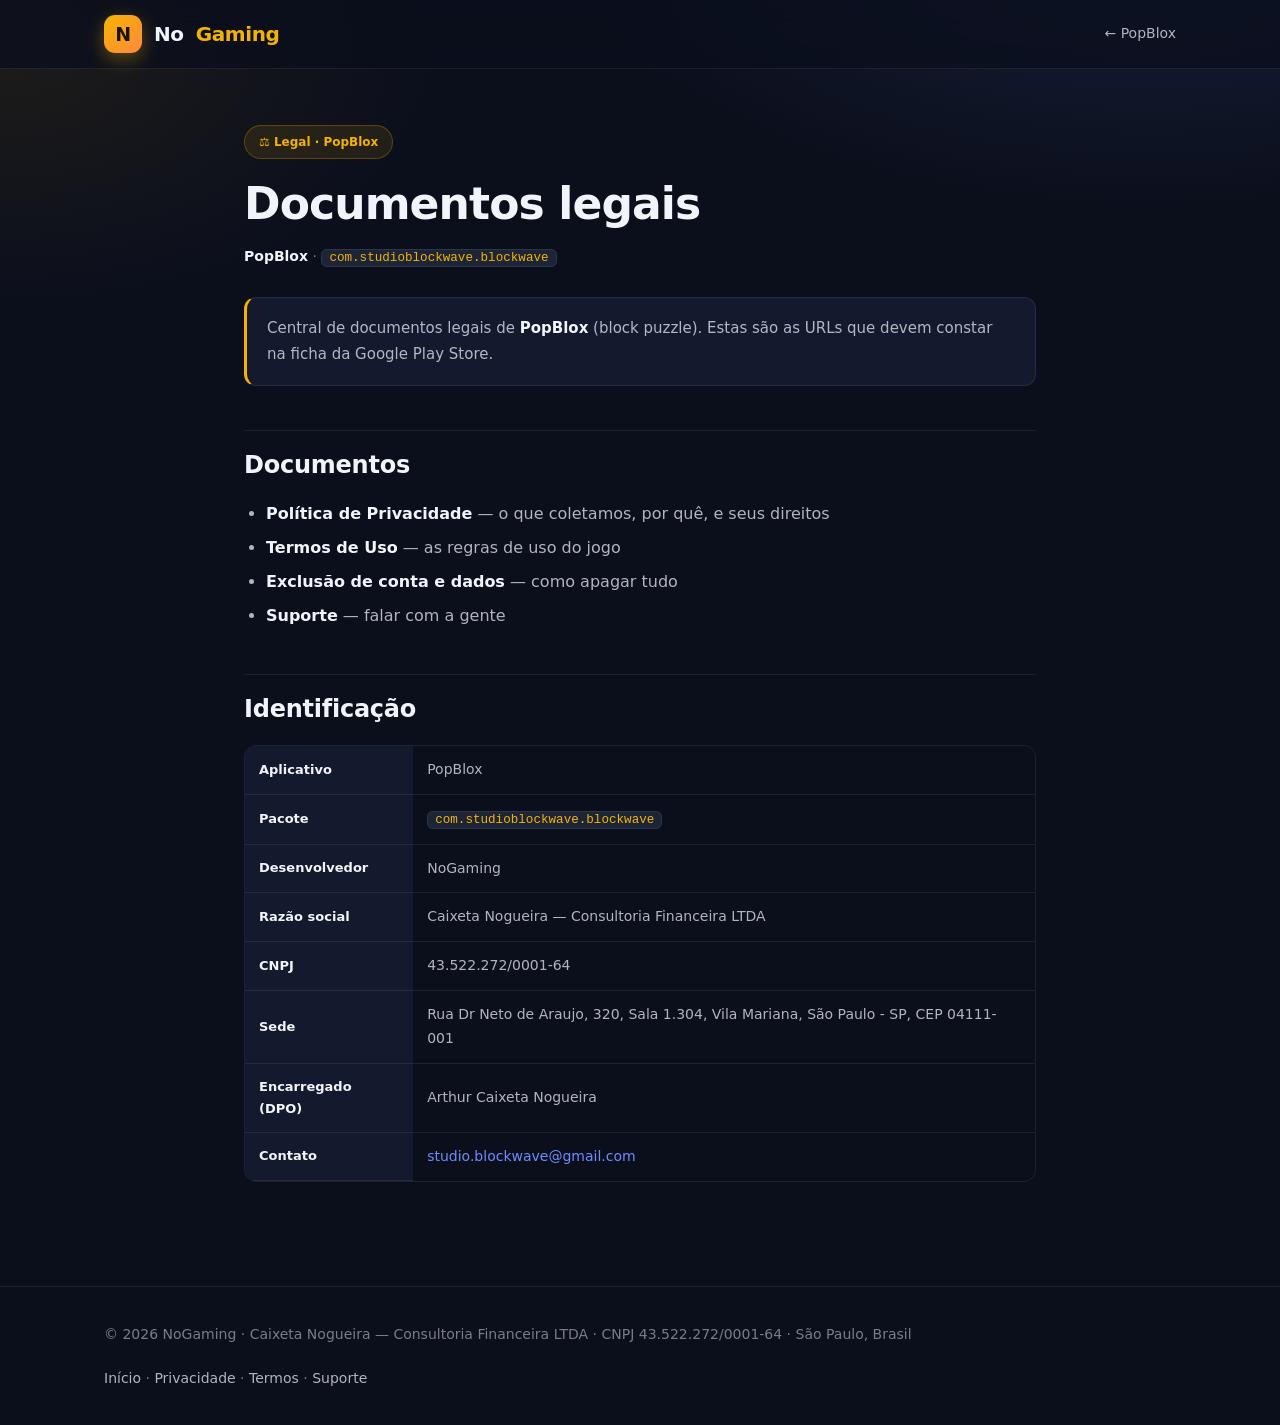
<file: index.html>
<!DOCTYPE html>
<html lang="pt-BR">
<head>
<meta charset="utf-8">
<meta name="viewport" content="width=device-width, initial-scale=1">
<title>Documentos legais — PopBlox</title>
<link rel="stylesheet" href="theme.css">
</head>
<body>
<header>
  <div class="nav">
    <a class="brand" href="https://caixeta94.github.io/nogaming-site/"><span class="logo">N</span>No<b>Gaming</b></a>
    <a class="back" href="index.html">← PopBlox</a>
  </div>
</header>
<main class="doc">
  <div class="wrap">
    <div class="kicker">⚖️ Legal · PopBlox</div>
    <h1>Documentos legais</h1>
    <p class="meta"><strong>PopBlox</strong> · <code>com.studioblockwave.blockwave</code></p>

    <div class="callout">
      Central de documentos legais de <strong>PopBlox</strong> (block puzzle).
      Estas são as URLs que devem constar na ficha da Google Play Store.
    </div>
    <h2>Documentos</h2>
    <ul>
      <li><a href="privacidade.html"><strong>Política de Privacidade</strong></a> — o que coletamos, por quê, e seus direitos</li>
      <li><a href="termos.html"><strong>Termos de Uso</strong></a> — as regras de uso do jogo</li>
      <li><a href="exclusao-de-conta.html"><strong>Exclusão de conta e dados</strong></a> — como apagar tudo</li>
      <li><a href="suporte.html"><strong>Suporte</strong></a> — falar com a gente</li>
    </ul>
    <h2>Identificação</h2>
    <div class="table-scroll"><table>
      <tr><th>Aplicativo</th><td>PopBlox</td></tr>
      <tr><th>Pacote</th><td><code>com.studioblockwave.blockwave</code></td></tr>
      <tr><th>Desenvolvedor</th><td>NoGaming</td></tr>
      <tr><th>Razão social</th><td>Caixeta Nogueira — Consultoria Financeira LTDA</td></tr>
      <tr><th>CNPJ</th><td>43.522.272/0001-64</td></tr>
      <tr><th>Sede</th><td>Rua Dr Neto de Araujo, 320, Sala 1.304, Vila Mariana, São Paulo - SP, CEP 04111-001</td></tr>
      <tr><th>Encarregado (DPO)</th><td>Arthur Caixeta Nogueira</td></tr>
      <tr><th>Contato</th><td><a href="mailto:studio.blockwave@gmail.com">studio.blockwave@gmail.com</a></td></tr>
    </table></div>
  </div>
</main>
<footer>
  <div class="foot">
    <span>© 2026 NoGaming · Caixeta Nogueira — Consultoria Financeira LTDA · CNPJ 43.522.272/0001-64 · São Paulo, Brasil</span>
    <span>
      <a href="index.html">Início</a> ·
      <a href="privacidade.html">Privacidade</a> ·
      <a href="termos.html">Termos</a> ·
      <a href="suporte.html">Suporte</a>
    </span>
  </div>
</footer>
</body>
</html>
</file>
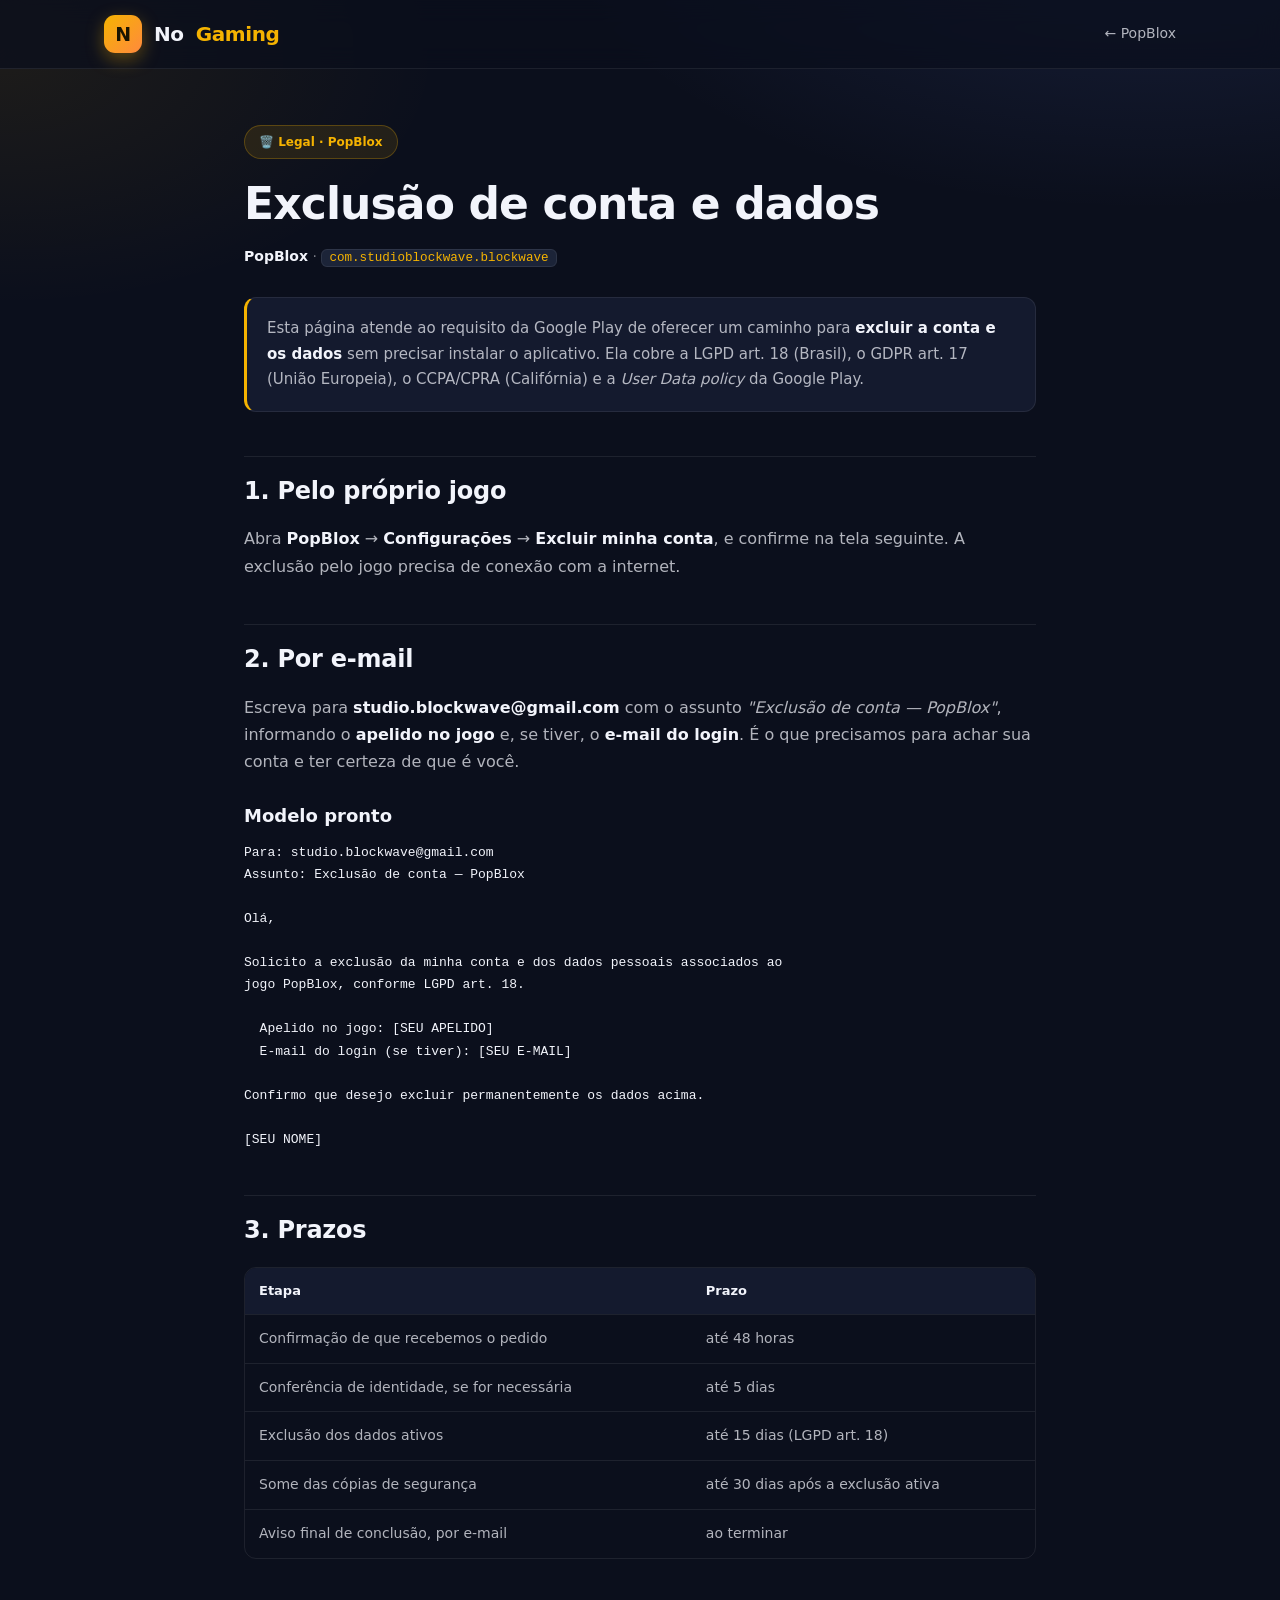
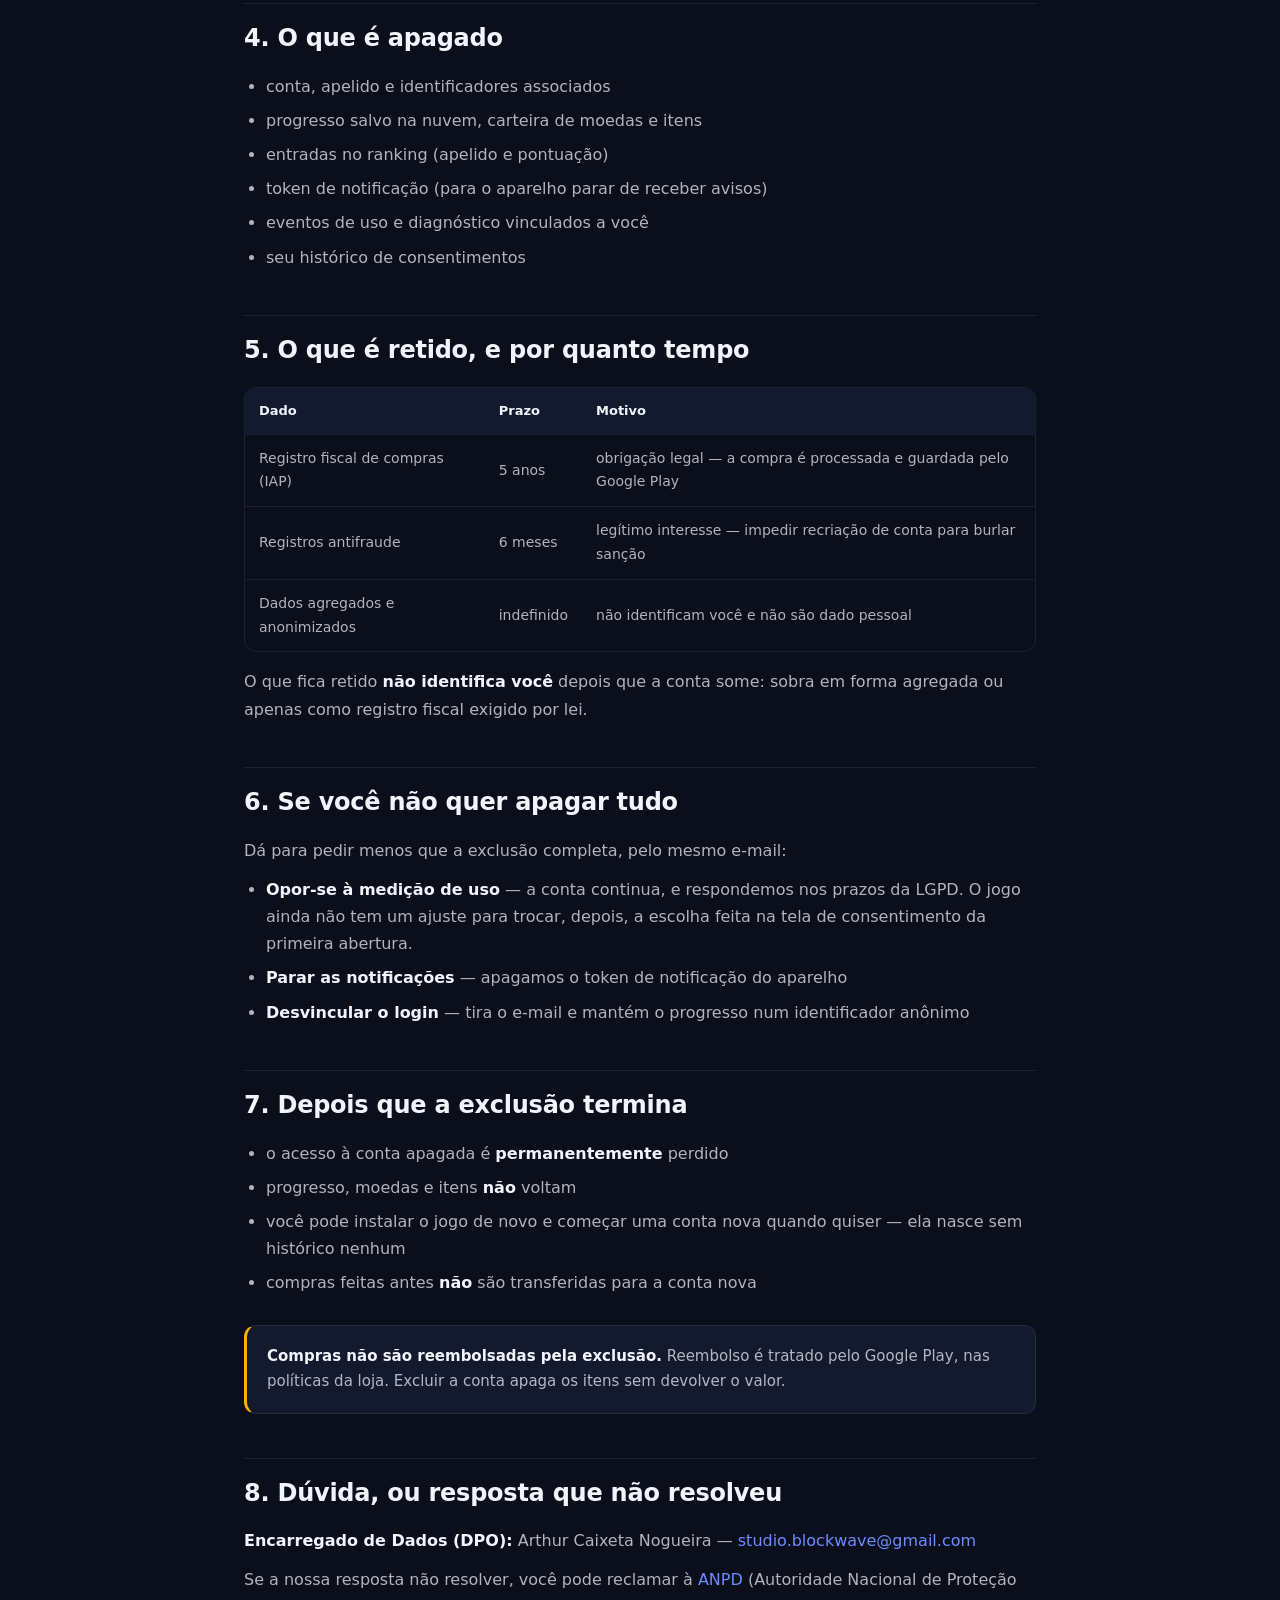
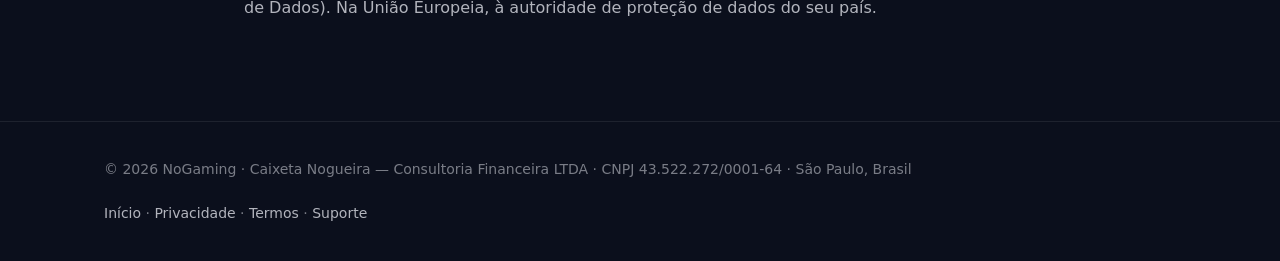
<file: exclusao-de-conta.html>
<!DOCTYPE html>
<html lang="pt-BR">
<head>
<meta charset="utf-8">
<meta name="viewport" content="width=device-width, initial-scale=1">
<title>Exclusão de conta e dados — PopBlox</title>
<link rel="stylesheet" href="theme.css">
</head>
<body>
<header>
  <div class="nav">
    <a class="brand" href="https://caixeta94.github.io/nogaming-site/"><span class="logo">N</span>No<b>Gaming</b></a>
    <a class="back" href="index.html">← PopBlox</a>
  </div>
</header>
<main class="doc">
  <div class="wrap">
    <div class="kicker">🗑️ Legal · PopBlox</div>
    <h1>Exclusão de conta e dados</h1>
    <p class="meta"><strong>PopBlox</strong> · <code>com.studioblockwave.blockwave</code></p>

    <div class="callout">
      Esta página atende ao requisito da Google Play de oferecer um caminho para
      <strong>excluir a conta e os dados</strong> sem precisar instalar o aplicativo.
      Ela cobre a LGPD art. 18 (Brasil), o GDPR art. 17 (União Europeia), o
      CCPA/CPRA (Califórnia) e a <em>User Data policy</em> da Google Play.
    </div>
    <h2>1. Pelo próprio jogo</h2>
    <p>Abra <strong>PopBlox</strong> → <strong>Configurações</strong> → <strong>Excluir minha conta</strong>, e confirme na tela seguinte.
       A exclusão pelo jogo precisa de conexão com a internet.</p>
    <h2>2. Por e-mail</h2>
    <p>Escreva para <a href="mailto:studio.blockwave@gmail.com?subject=Exclus%C3%A3o%20de%20conta%20-%20PopBlox"><strong>studio.blockwave@gmail.com</strong></a>
       com o assunto <em>"Exclusão de conta — PopBlox"</em>, informando o <strong>apelido no jogo</strong> e,
       se tiver, o <strong>e-mail do login</strong>. É o que precisamos para achar sua conta
       e ter certeza de que é você.</p>
    <h3>Modelo pronto</h3>
    <pre>Para: studio.blockwave@gmail.com
Assunto: Exclusão de conta — PopBlox

Olá,

Solicito a exclusão da minha conta e dos dados pessoais associados ao
jogo PopBlox, conforme LGPD art. 18.

  Apelido no jogo: [SEU APELIDO]
  E-mail do login (se tiver): [SEU E-MAIL]

Confirmo que desejo excluir permanentemente os dados acima.

[SEU NOME]</pre>
    <h2>3. Prazos</h2>
    <div class="table-scroll"><table>
      <tr><th>Etapa</th><th>Prazo</th></tr>
      <tr><td>Confirmação de que recebemos o pedido</td><td>até 48 horas</td></tr>
      <tr><td>Conferência de identidade, se for necessária</td><td>até 5 dias</td></tr>
      <tr><td>Exclusão dos dados ativos</td><td>até 15 dias (LGPD art. 18)</td></tr>
      <tr><td>Some das cópias de segurança</td><td>até 30 dias após a exclusão ativa</td></tr>
      <tr><td>Aviso final de conclusão, por e-mail</td><td>ao terminar</td></tr>
    </table></div>
    <h2>4. O que é apagado</h2>
    <ul>
      <li>conta, apelido e identificadores associados</li>
      <li>progresso salvo na nuvem, carteira de moedas e itens</li><li>entradas no ranking (apelido e pontuação)</li><li>token de notificação (para o aparelho parar de receber avisos)</li>
      <li>eventos de uso e diagnóstico vinculados a você</li>
      <li>seu histórico de consentimentos</li>
    </ul>
    <h2>5. O que é retido, e por quanto tempo</h2>
    <div class="table-scroll"><table>
      <tr><th>Dado</th><th>Prazo</th><th>Motivo</th></tr>
      <tr><td>Registro fiscal de compras (IAP)</td><td>5 anos</td><td>obrigação legal — a compra é processada e guardada pelo Google Play</td></tr>
      <tr><td>Registros antifraude</td><td>6 meses</td><td>legítimo interesse — impedir recriação de conta para burlar sanção</td></tr>
      <tr><td>Dados agregados e anonimizados</td><td>indefinido</td><td>não identificam você e não são dado pessoal</td></tr>
    </table></div>
    <p>O que fica retido <strong>não identifica você</strong> depois que a conta some: sobra em
       forma agregada ou apenas como registro fiscal exigido por lei.</p>
    <h2>6. Se você não quer apagar tudo</h2>
    <p>Dá para pedir menos que a exclusão completa, pelo mesmo e-mail:</p>
    <ul>
      <li><strong>Opor-se à medição de uso</strong> — a conta continua, e respondemos nos prazos da LGPD. O jogo ainda não tem um ajuste para trocar, depois, a escolha feita na tela de consentimento da primeira abertura.</li>
      <li><strong>Parar as notificações</strong> — apagamos o token de notificação do aparelho</li>
      <li><strong>Desvincular o login</strong> — tira o e-mail e mantém o progresso num identificador anônimo</li>
    </ul>
    <h2>7. Depois que a exclusão termina</h2>
    <ul>
      <li>o acesso à conta apagada é <strong>permanentemente</strong> perdido</li>
      <li>progresso, moedas e itens <strong>não</strong> voltam</li>
      <li>você pode instalar o jogo de novo e começar uma conta nova quando quiser — ela nasce sem histórico nenhum</li>
      <li>compras feitas antes <strong>não</strong> são transferidas para a conta nova</li>
    </ul>
    <div class="callout">
      <strong>Compras não são reembolsadas pela exclusão.</strong> Reembolso é tratado pelo
      Google Play, nas políticas da loja. Excluir a conta apaga os itens sem devolver o valor.
    </div>
    <h2>8. Dúvida, ou resposta que não resolveu</h2>
    <p><strong>Encarregado de Dados (DPO):</strong> Arthur Caixeta Nogueira —
       <a href="mailto:studio.blockwave@gmail.com">studio.blockwave@gmail.com</a></p>
    <p>Se a nossa resposta não resolver, você pode reclamar à
       <a href="https://www.gov.br/anpd" target="_blank" rel="noopener">ANPD</a>
       (Autoridade Nacional de Proteção de Dados). Na União Europeia, à autoridade
       de proteção de dados do seu país.</p>
  </div>
</main>
<footer>
  <div class="foot">
    <span>© 2026 NoGaming · Caixeta Nogueira — Consultoria Financeira LTDA · CNPJ 43.522.272/0001-64 · São Paulo, Brasil</span>
    <span>
      <a href="index.html">Início</a> ·
      <a href="privacidade.html">Privacidade</a> ·
      <a href="termos.html">Termos</a> ·
      <a href="suporte.html">Suporte</a>
    </span>
  </div>
</footer>
</body>
</html>
</file>
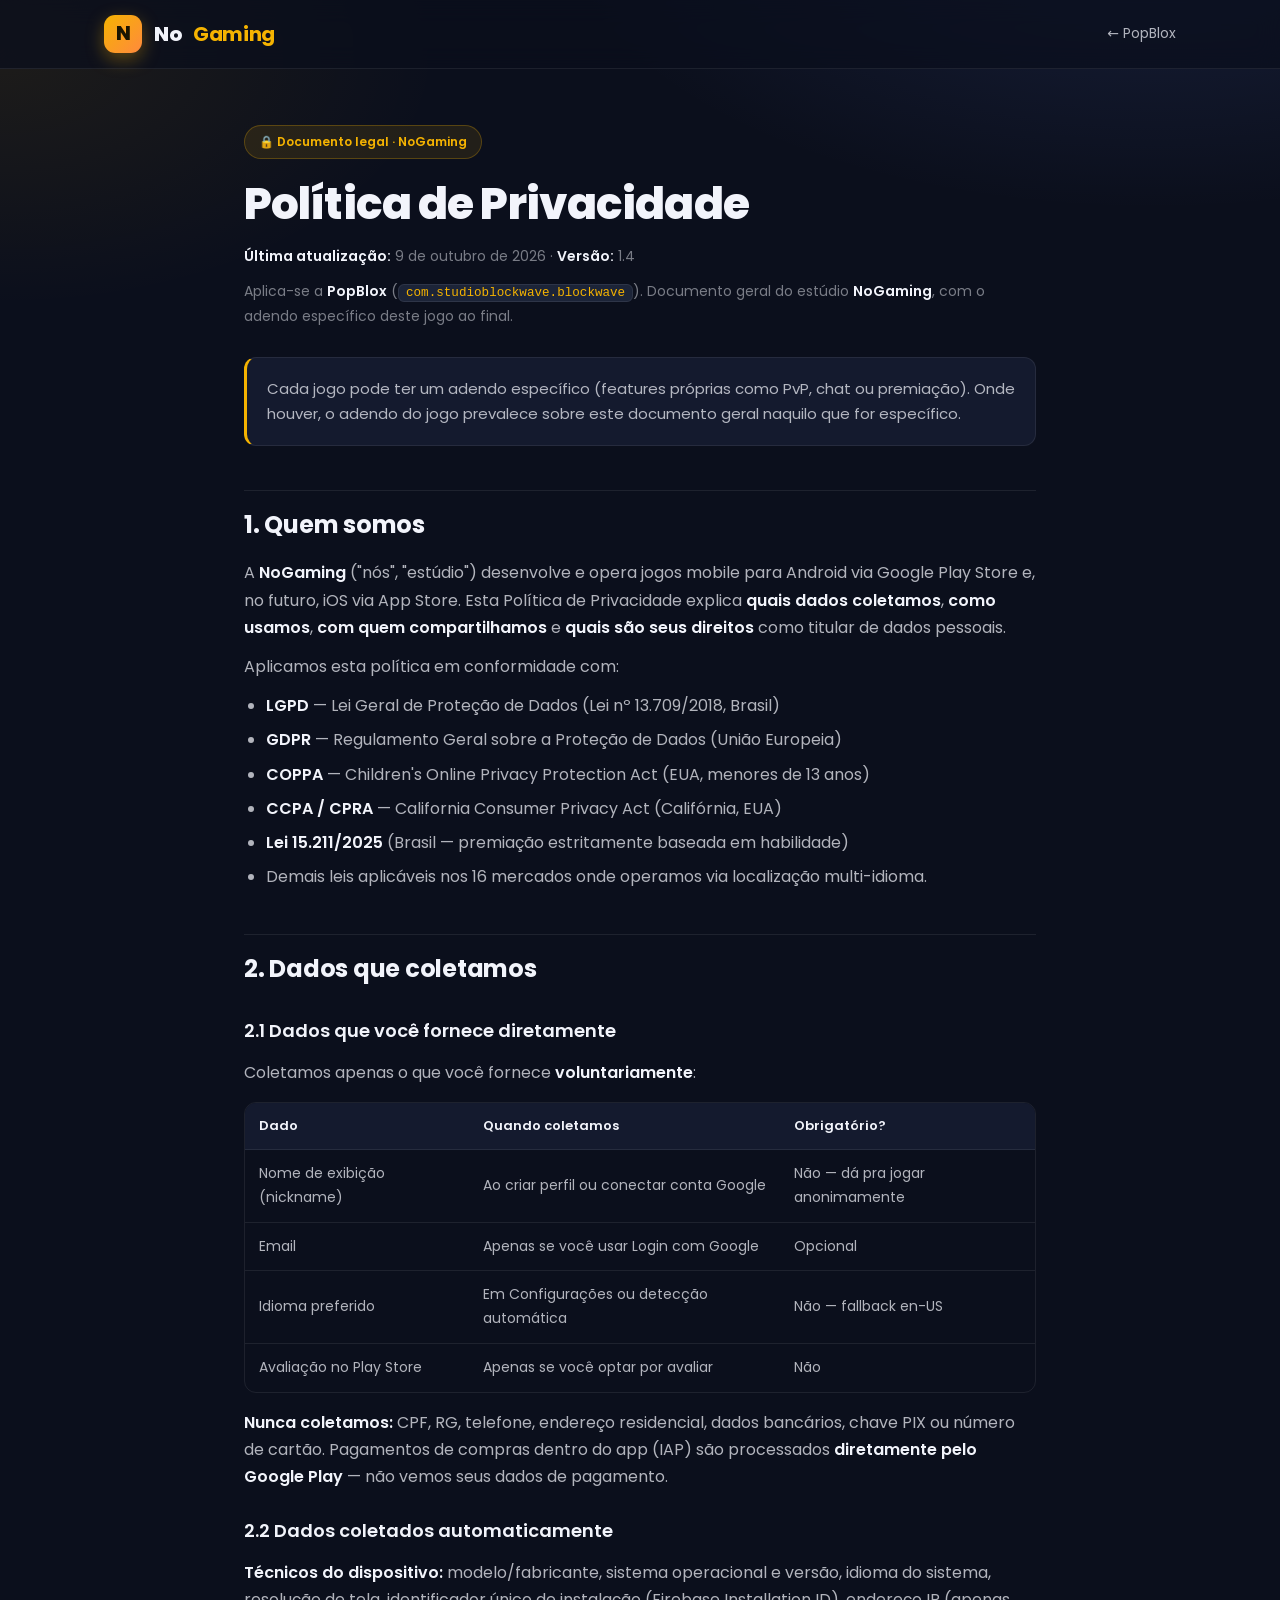
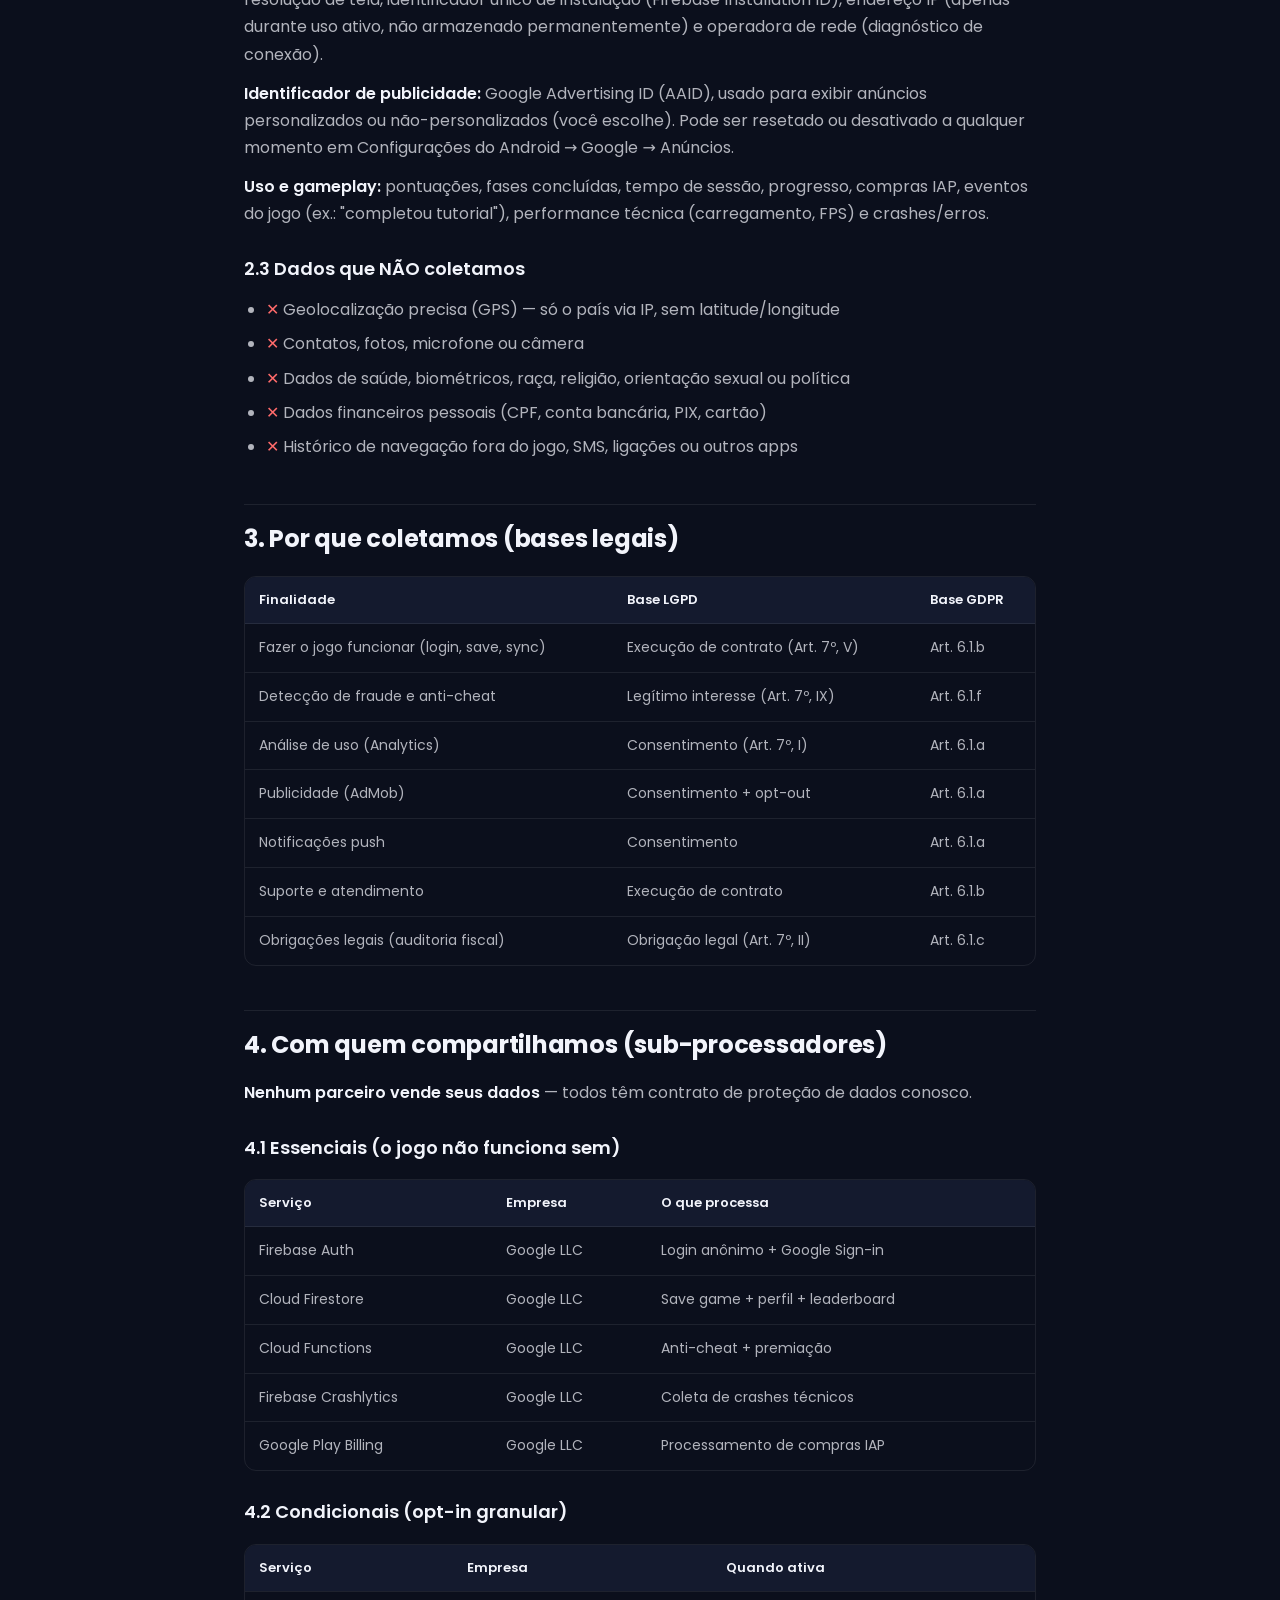
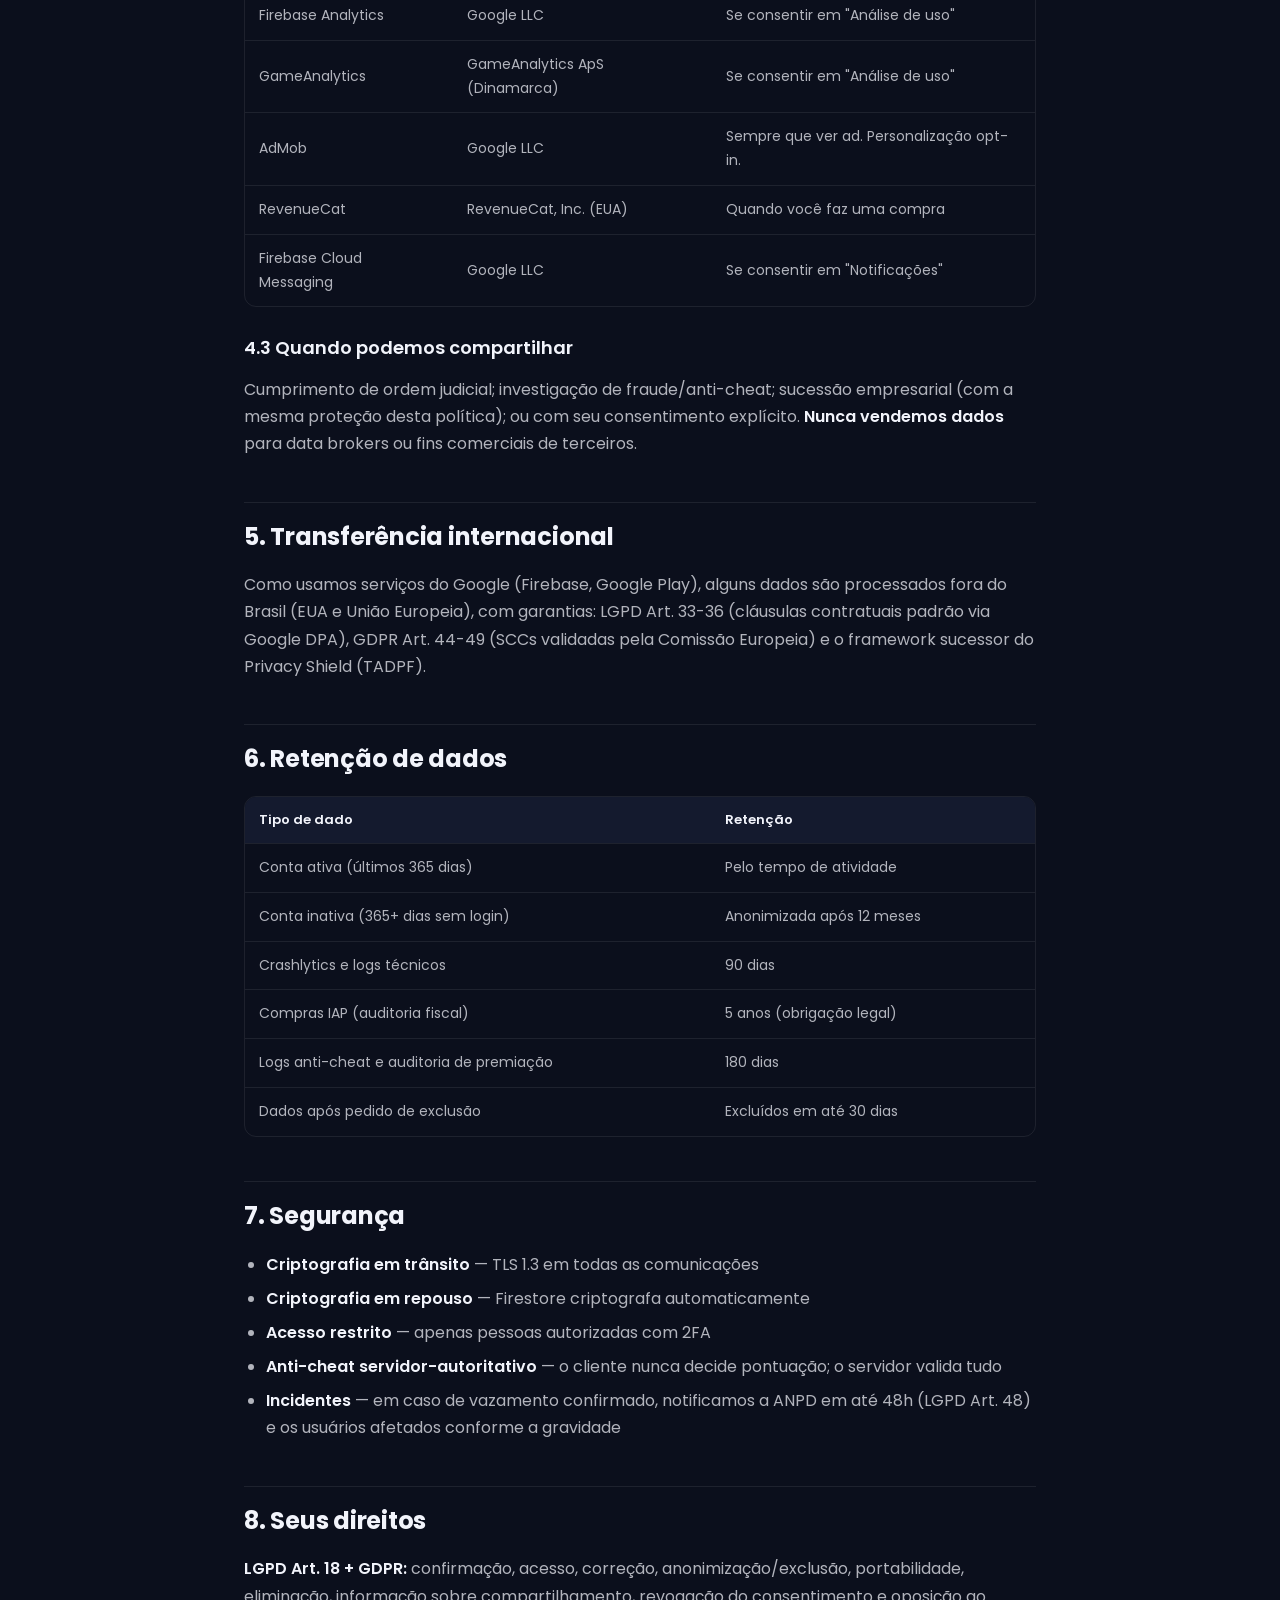
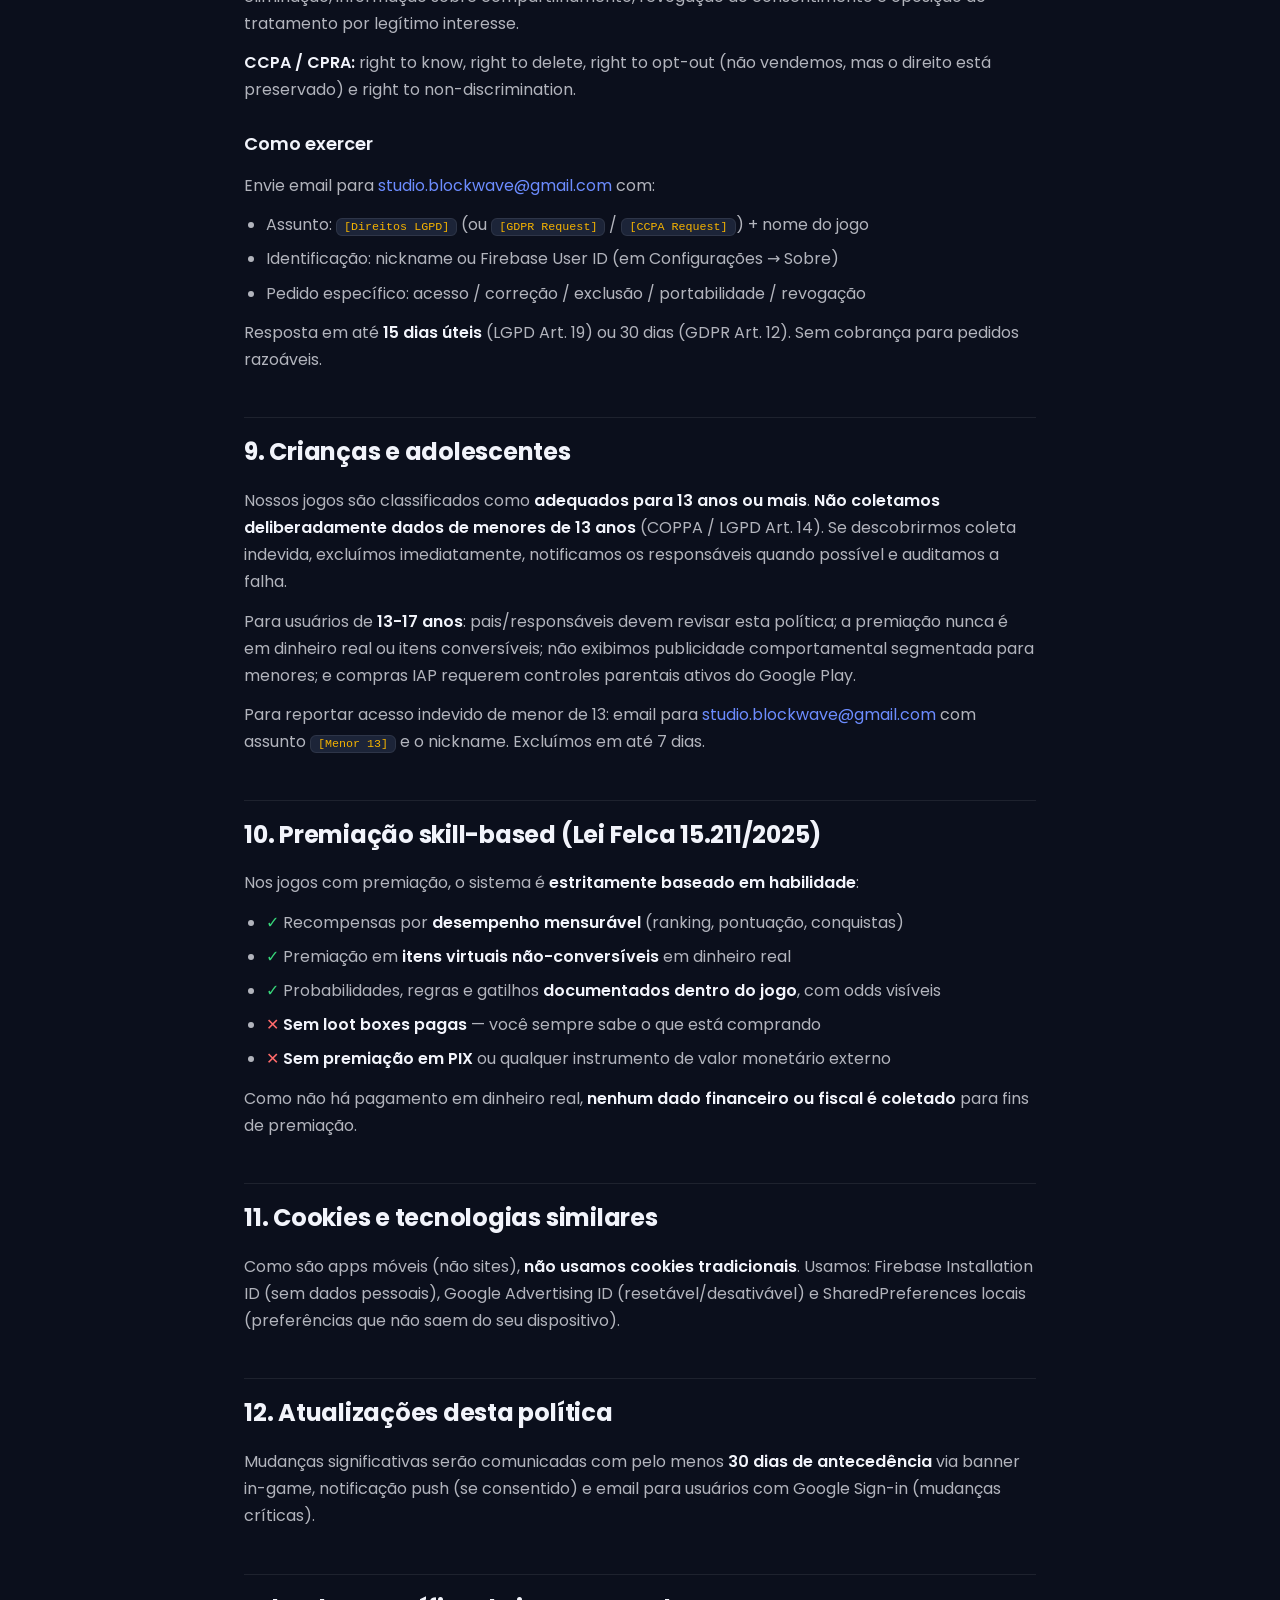
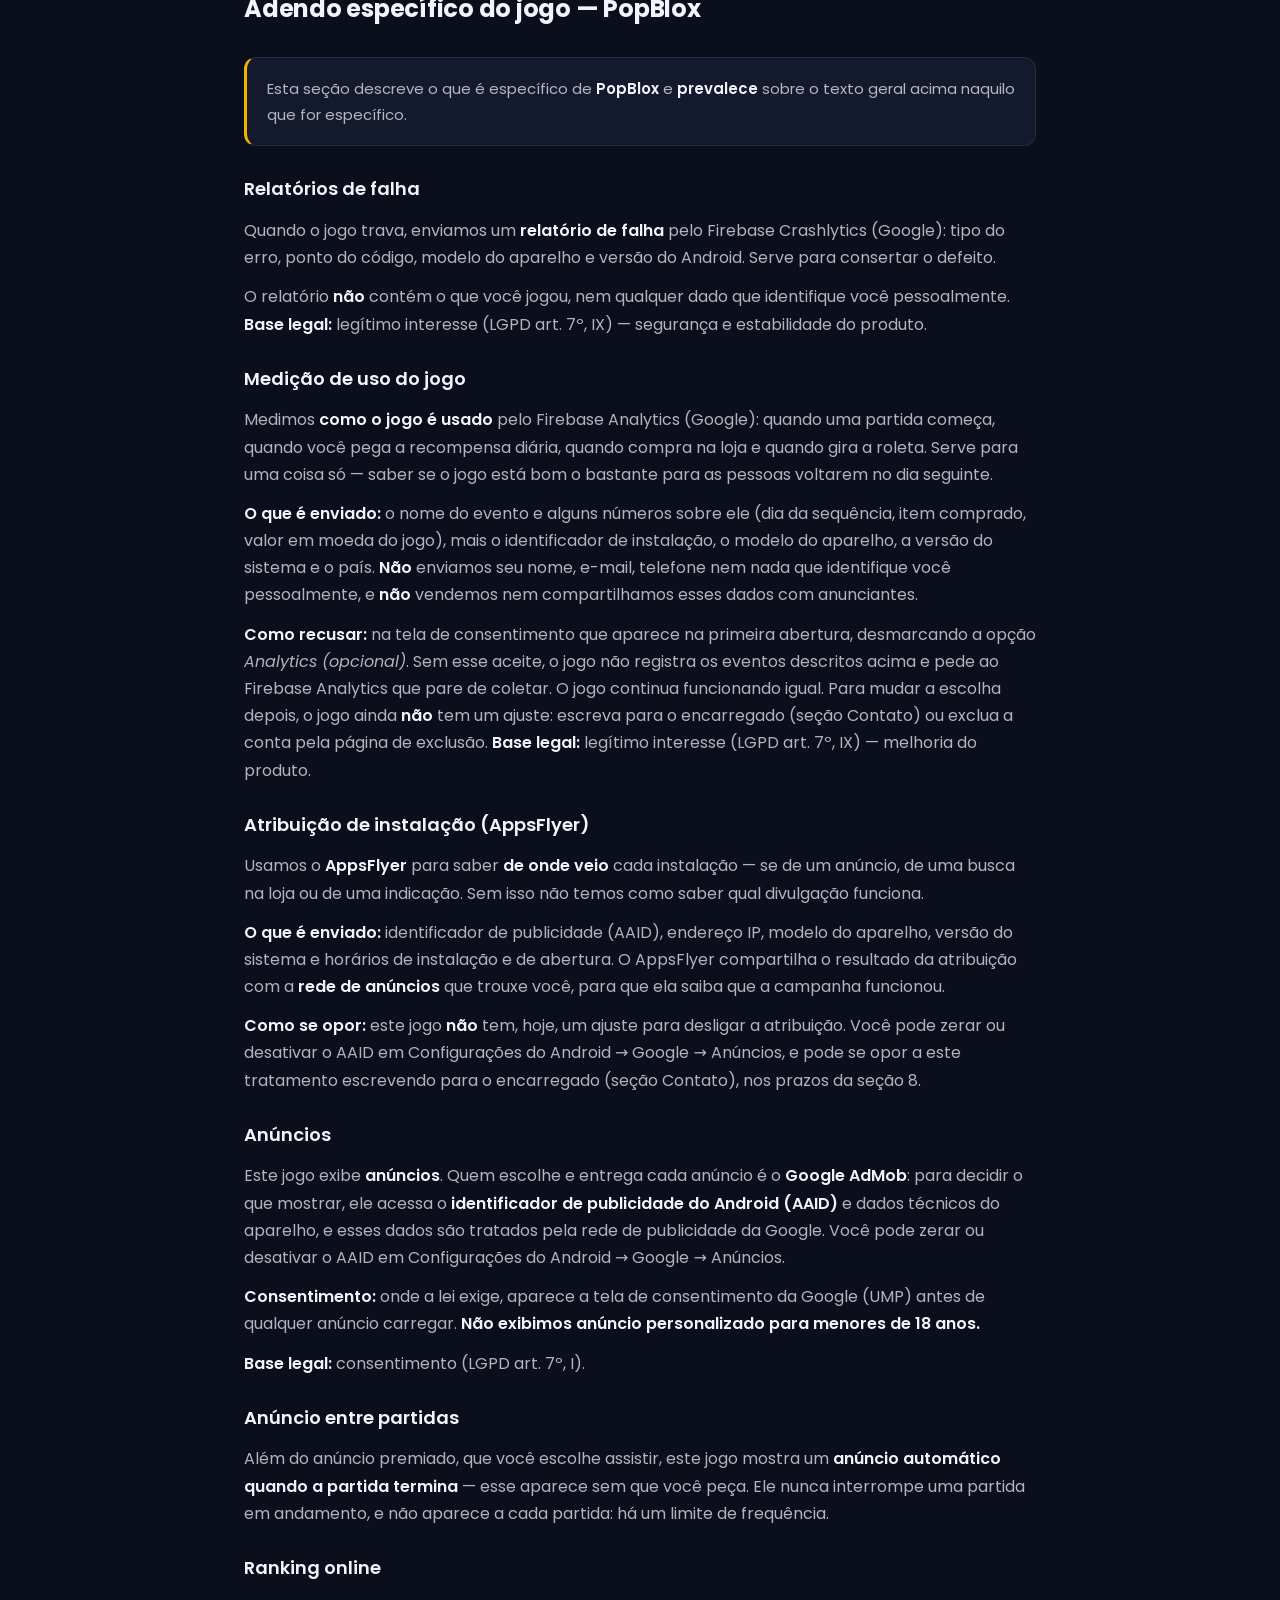
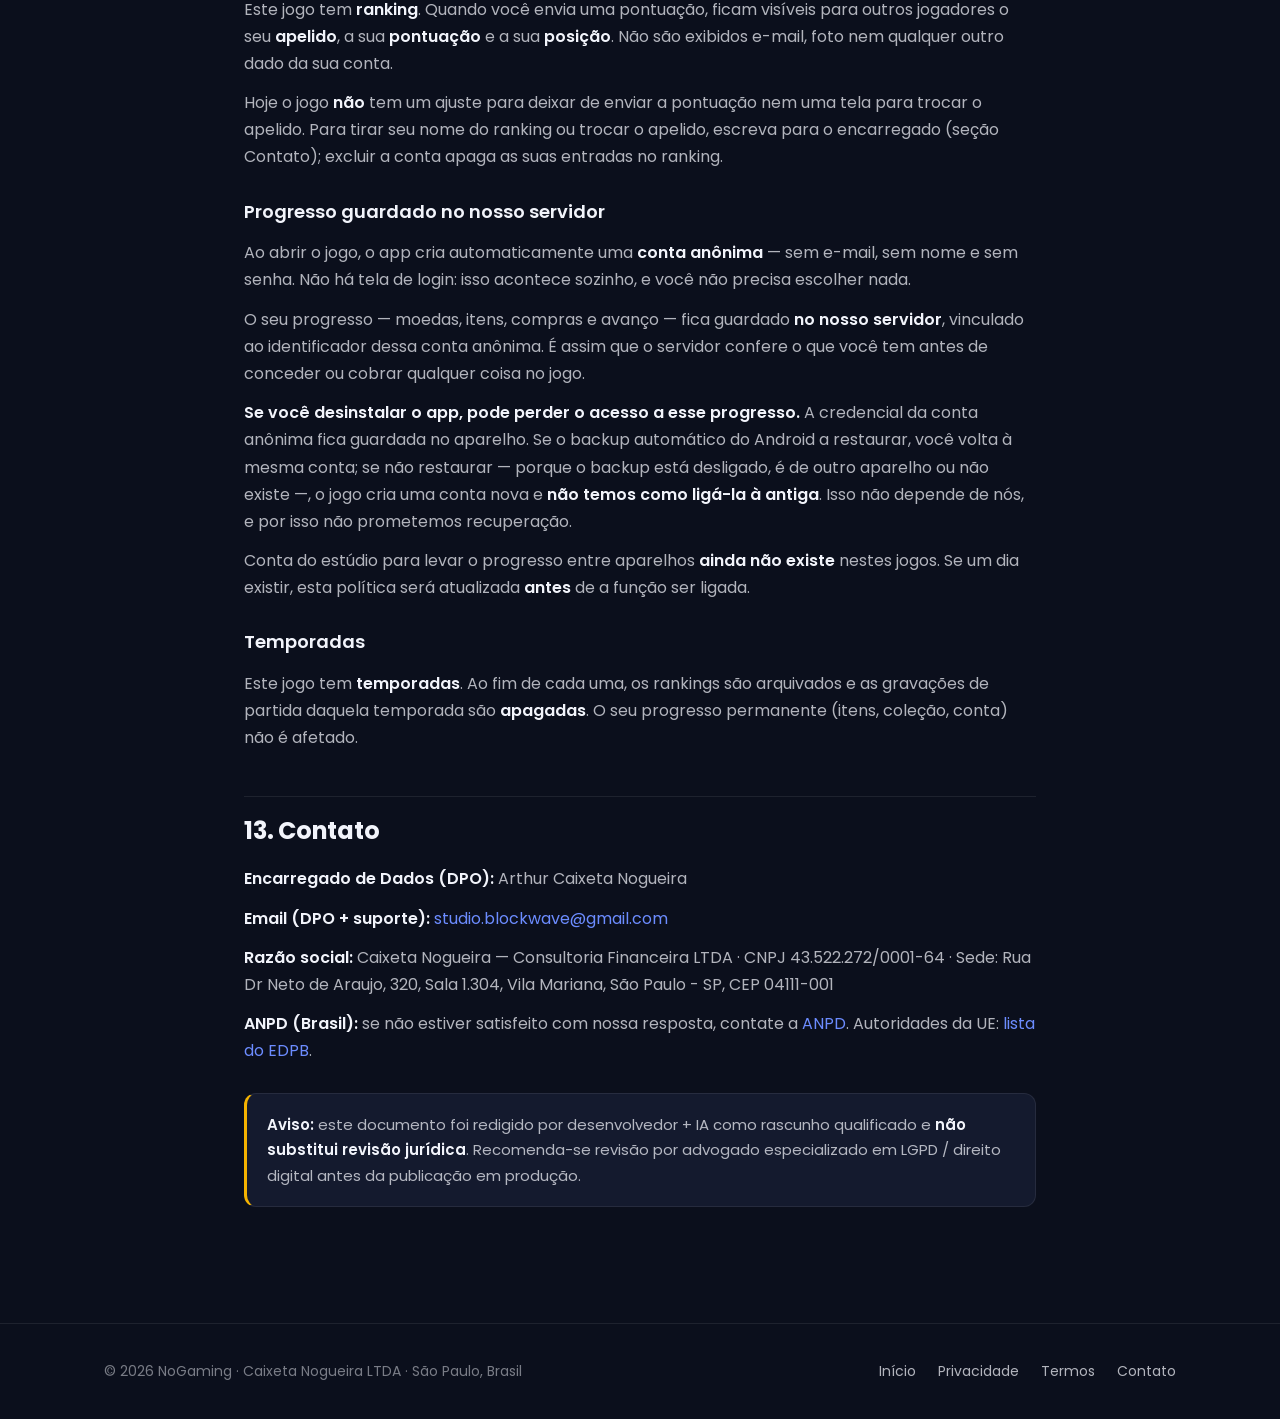
<file: privacidade.html>
<!DOCTYPE html>
<html lang="pt-BR">
<head>
<meta charset="UTF-8">
<meta name="viewport" content="width=device-width, initial-scale=1.0">
<title>Política de Privacidade — PopBlox</title>
<meta name="description" content="Política de Privacidade do estúdio NoGaming — LGPD, GDPR, COPPA, CCPA e Lei 15.211/2025. Aplica-se a todos os jogos do estúdio.">
<meta name="theme-color" content="#0b0f1c">
<link rel="preconnect" href="https://fonts.googleapis.com">
<link rel="preconnect" href="https://fonts.gstatic.com" crossorigin>
<link href="https://fonts.googleapis.com/css2?family=Poppins:wght@400;500;600;700;800&display=swap" rel="stylesheet">
<link rel="stylesheet" href="theme.css">
</head>
<body>

<header>
  <div class="nav">
    <a class="brand" href="https://caixeta94.github.io/nogaming-site/"><span class="logo">N</span>No<b>Gaming</b></a>
    <a class="back" href="index.html">← PopBlox</a>
  </div>
</header>

<main class="doc">
  <div class="wrap">
    <div class="kicker">🔒 Documento legal · NoGaming</div>
    <h1>Política de Privacidade</h1>
    <!-- MEXER AQUI SEMPRE QUE MUDAR O QUE O APP COLETA. Política publicada é
         compromisso público, e data que não acompanha a mudança faz o documento
         mentir sobre a própria vigência. 1.1 = medição de uso passou a ser
         declarada, depois que o kit ganhou saída de telemetria.
         1.2 = o adendo "sem anúncios" deixou de afirmar que o jogo não coleta o
         AAID. O manifesto mesclado dos AABs traz AD_ID pelo SDK do Firebase
         Analytics, e nenhum jogo desliga a coleta — a frase antiga contradizia
         a declaração de Segurança dos Dados da Play.
         1.3 = anuncio passou a ser declarado em TODOS os apps, por decisao do
         operador em 27/ago (ver games.json ▸ _decisao_iap_ads). O adendo "este
         jogo nao exibe anuncios" saiu.
         1.3, revisto em 29/ago ANTES de publicar: o adendo de anuncio foi
         partido em quatro (ads / ads_so_premiado / ads_intersticial / ads_ssv).
         O texto unico descrevia so a implementacao do kit, e o PopBlox — o
         unico app NO AR — mostra intersticial ao fim da partida e nao tem SSV.
         Sair como estava seria publicar afirmacao falsa. Frase que depende do
         formato do anuncio agora exige flag propria.
         1.4 = a politica deixou de prometer ajustes que nenhum app tem
         ("Configuracoes -> Privacidade" para medicao, fantasma e atribuicao;
         ranking desligavel e troca de apelido). A recusa da medicao passou a
         depender da flag `analytics_consentimento`; sem ela, o caminho e o
         contato do encarregado e a exclusao da conta (auditoria de 06/10). -->
    <p class="meta"><strong>Última atualização:</strong> 9 de outubro de 2026 · <strong>Versão:</strong> 1.4</p>
    <p class="meta">Aplica-se a <strong>PopBlox</strong> (<code>com.studioblockwave.blockwave</code>). Documento geral do estúdio <strong>NoGaming</strong>, com o adendo específico deste jogo ao final.</p>

    <div class="callout">
      Cada jogo pode ter um adendo específico (features próprias como PvP, chat ou premiação).
      Onde houver, o adendo do jogo prevalece sobre este documento geral naquilo que for específico.
    </div>

    <h2>1. Quem somos</h2>
    <p>A <strong>NoGaming</strong> ("nós", "estúdio") desenvolve e opera jogos mobile para Android via Google
       Play Store e, no futuro, iOS via App Store. Esta Política de Privacidade explica <strong>quais dados
       coletamos</strong>, <strong>como usamos</strong>, <strong>com quem compartilhamos</strong> e <strong>quais
       são seus direitos</strong> como titular de dados pessoais.</p>
    <p>Aplicamos esta política em conformidade com:</p>
    <ul>
      <li><strong>LGPD</strong> — Lei Geral de Proteção de Dados (Lei nº 13.709/2018, Brasil)</li>
      <li><strong>GDPR</strong> — Regulamento Geral sobre a Proteção de Dados (União Europeia)</li>
      <li><strong>COPPA</strong> — Children's Online Privacy Protection Act (EUA, menores de 13 anos)</li>
      <li><strong>CCPA / CPRA</strong> — California Consumer Privacy Act (Califórnia, EUA)</li>
      <li><strong>Lei 15.211/2025</strong> (Brasil — premiação estritamente baseada em habilidade)</li>
      <li>Demais leis aplicáveis nos 16 mercados onde operamos via localização multi-idioma.</li>
    </ul>

    <h2>2. Dados que coletamos</h2>
    <h3>2.1 Dados que você fornece diretamente</h3>
    <p>Coletamos apenas o que você fornece <strong>voluntariamente</strong>:</p>
    <div class="table-scroll"><table>
      <tr><th>Dado</th><th>Quando coletamos</th><th>Obrigatório?</th></tr>
      <tr><td>Nome de exibição (nickname)</td><td>Ao criar perfil ou conectar conta Google</td><td>Não — dá pra jogar anonimamente</td></tr>
      <tr><td>Email</td><td>Apenas se você usar Login com Google</td><td>Opcional</td></tr>
      <tr><td>Idioma preferido</td><td>Em Configurações ou detecção automática</td><td>Não — fallback en-US</td></tr>
      <tr><td>Avaliação no Play Store</td><td>Apenas se você optar por avaliar</td><td>Não</td></tr>
    </table></div>
    <p><strong>Nunca coletamos:</strong> CPF, RG, telefone, endereço residencial, dados bancários, chave PIX
       ou número de cartão. Pagamentos de compras dentro do app (IAP) são processados <strong>diretamente
       pelo Google Play</strong> — não vemos seus dados de pagamento.</p>

    <h3>2.2 Dados coletados automaticamente</h3>
    <p><strong>Técnicos do dispositivo:</strong> modelo/fabricante, sistema operacional e versão, idioma do
       sistema, resolução de tela, identificador único de instalação (Firebase Installation ID), endereço IP
       (apenas durante uso ativo, não armazenado permanentemente) e operadora de rede (diagnóstico de conexão).</p>
    <p><strong>Identificador de publicidade:</strong> Google Advertising ID (AAID), usado para exibir anúncios
       personalizados ou não-personalizados (você escolhe). Pode ser resetado ou desativado a qualquer momento
       em Configurações do Android → Google → Anúncios.</p>
    <p><strong>Uso e gameplay:</strong> pontuações, fases concluídas, tempo de sessão, progresso, compras IAP,
       eventos do jogo (ex.: "completou tutorial"), performance técnica (carregamento, FPS) e crashes/erros.</p>

    <h3>2.3 Dados que NÃO coletamos</h3>
    <ul>
      <li><span class="no">✕</span> Geolocalização precisa (GPS) — só o país via IP, sem latitude/longitude</li>
      <li><span class="no">✕</span> Contatos, fotos, microfone ou câmera</li>
      <li><span class="no">✕</span> Dados de saúde, biométricos, raça, religião, orientação sexual ou política</li>
      <li><span class="no">✕</span> Dados financeiros pessoais (CPF, conta bancária, PIX, cartão)</li>
      <li><span class="no">✕</span> Histórico de navegação fora do jogo, SMS, ligações ou outros apps</li>
    </ul>

    <h2>3. Por que coletamos (bases legais)</h2>
    <div class="table-scroll"><table>
      <tr><th>Finalidade</th><th>Base LGPD</th><th>Base GDPR</th></tr>
      <tr><td>Fazer o jogo funcionar (login, save, sync)</td><td>Execução de contrato (Art. 7º, V)</td><td>Art. 6.1.b</td></tr>
      <tr><td>Detecção de fraude e anti-cheat</td><td>Legítimo interesse (Art. 7º, IX)</td><td>Art. 6.1.f</td></tr>
      <tr><td>Análise de uso (Analytics)</td><td>Consentimento (Art. 7º, I)</td><td>Art. 6.1.a</td></tr>
      <tr><td>Publicidade (AdMob)</td><td>Consentimento + opt-out</td><td>Art. 6.1.a</td></tr>
      <tr><td>Notificações push</td><td>Consentimento</td><td>Art. 6.1.a</td></tr>
      <tr><td>Suporte e atendimento</td><td>Execução de contrato</td><td>Art. 6.1.b</td></tr>
      <tr><td>Obrigações legais (auditoria fiscal)</td><td>Obrigação legal (Art. 7º, II)</td><td>Art. 6.1.c</td></tr>
    </table></div>

    <h2>4. Com quem compartilhamos (sub-processadores)</h2>
    <p><strong>Nenhum parceiro vende seus dados</strong> — todos têm contrato de proteção de dados conosco.</p>
    <h3>4.1 Essenciais (o jogo não funciona sem)</h3>
    <div class="table-scroll"><table>
      <tr><th>Serviço</th><th>Empresa</th><th>O que processa</th></tr>
      <tr><td>Firebase Auth</td><td>Google LLC</td><td>Login anônimo + Google Sign-in</td></tr>
      <tr><td>Cloud Firestore</td><td>Google LLC</td><td>Save game + perfil + leaderboard</td></tr>
      <tr><td>Cloud Functions</td><td>Google LLC</td><td>Anti-cheat + premiação</td></tr>
      <tr><td>Firebase Crashlytics</td><td>Google LLC</td><td>Coleta de crashes técnicos</td></tr>
      <tr><td>Google Play Billing</td><td>Google LLC</td><td>Processamento de compras IAP</td></tr>
    </table></div>
    <h3>4.2 Condicionais (opt-in granular)</h3>
    <div class="table-scroll"><table>
      <tr><th>Serviço</th><th>Empresa</th><th>Quando ativa</th></tr>
      <tr><td>Firebase Analytics</td><td>Google LLC</td><td>Se consentir em "Análise de uso"</td></tr>
      <tr><td>GameAnalytics</td><td>GameAnalytics ApS (Dinamarca)</td><td>Se consentir em "Análise de uso"</td></tr>
      <tr><td>AdMob</td><td>Google LLC</td><td>Sempre que ver ad. Personalização opt-in.</td></tr>
      <tr><td>RevenueCat</td><td>RevenueCat, Inc. (EUA)</td><td>Quando você faz uma compra</td></tr>
      <tr><td>Firebase Cloud Messaging</td><td>Google LLC</td><td>Se consentir em "Notificações"</td></tr>
    </table></div>
    <h3>4.3 Quando podemos compartilhar</h3>
    <p>Cumprimento de ordem judicial; investigação de fraude/anti-cheat; sucessão empresarial (com a mesma
       proteção desta política); ou com seu consentimento explícito. <strong>Nunca vendemos dados</strong>
       para data brokers ou fins comerciais de terceiros.</p>

    <h2>5. Transferência internacional</h2>
    <p>Como usamos serviços do Google (Firebase, Google Play), alguns dados são processados fora do Brasil
       (EUA e União Europeia), com garantias: LGPD Art. 33-36 (cláusulas contratuais padrão via Google DPA),
       GDPR Art. 44-49 (SCCs validadas pela Comissão Europeia) e o framework sucessor do Privacy Shield (TADPF).</p>

    <h2>6. Retenção de dados</h2>
    <div class="table-scroll"><table>
      <tr><th>Tipo de dado</th><th>Retenção</th></tr>
      <tr><td>Conta ativa (últimos 365 dias)</td><td>Pelo tempo de atividade</td></tr>
      <tr><td>Conta inativa (365+ dias sem login)</td><td>Anonimizada após 12 meses</td></tr>
      <tr><td>Crashlytics e logs técnicos</td><td>90 dias</td></tr>
      <tr><td>Compras IAP (auditoria fiscal)</td><td>5 anos (obrigação legal)</td></tr>
      <tr><td>Logs anti-cheat e auditoria de premiação</td><td>180 dias</td></tr>
      <tr><td>Dados após pedido de exclusão</td><td>Excluídos em até 30 dias</td></tr>
    </table></div>

    <h2>7. Segurança</h2>
    <ul>
      <li><strong>Criptografia em trânsito</strong> — TLS 1.3 em todas as comunicações</li>
      <li><strong>Criptografia em repouso</strong> — Firestore criptografa automaticamente</li>
      <li><strong>Acesso restrito</strong> — apenas pessoas autorizadas com 2FA</li>
      <li><strong>Anti-cheat servidor-autoritativo</strong> — o cliente nunca decide pontuação; o servidor valida tudo</li>
      <li><strong>Incidentes</strong> — em caso de vazamento confirmado, notificamos a ANPD em até 48h (LGPD Art. 48) e os usuários afetados conforme a gravidade</li>
    </ul>

    <h2>8. Seus direitos</h2>
    <p><strong>LGPD Art. 18 + GDPR:</strong> confirmação, acesso, correção, anonimização/exclusão, portabilidade,
       eliminação, informação sobre compartilhamento, revogação do consentimento e oposição ao tratamento por
       legítimo interesse.</p>
    <p><strong>CCPA / CPRA:</strong> right to know, right to delete, right to opt-out (não vendemos, mas o direito
       está preservado) e right to non-discrimination.</p>
    <h3>Como exercer</h3>
    <p>Envie email para <a href="mailto:studio.blockwave@gmail.com">studio.blockwave@gmail.com</a> com:</p>
    <ul>
      <li>Assunto: <code>[Direitos LGPD]</code> (ou <code>[GDPR Request]</code> / <code>[CCPA Request]</code>) + nome do jogo</li>
      <li>Identificação: nickname ou Firebase User ID (em Configurações → Sobre)</li>
      <li>Pedido específico: acesso / correção / exclusão / portabilidade / revogação</li>
    </ul>
    <p>Resposta em até <strong>15 dias úteis</strong> (LGPD Art. 19) ou 30 dias (GDPR Art. 12). Sem cobrança para
       pedidos razoáveis.</p>

    <h2>9. Crianças e adolescentes</h2>
    <p>Nossos jogos são classificados como <strong>adequados para 13 anos ou mais</strong>. <strong>Não coletamos
       deliberadamente dados de menores de 13 anos</strong> (COPPA / LGPD Art. 14). Se descobrirmos coleta
       indevida, excluímos imediatamente, notificamos os responsáveis quando possível e auditamos a falha.</p>
    <p>Para usuários de <strong>13-17 anos</strong>: pais/responsáveis devem revisar esta política; a premiação
       nunca é em dinheiro real ou itens conversíveis; não exibimos publicidade comportamental segmentada para
       menores; e compras IAP requerem controles parentais ativos do Google Play.</p>
    <p>Para reportar acesso indevido de menor de 13: email para
       <a href="mailto:studio.blockwave@gmail.com">studio.blockwave@gmail.com</a> com assunto <code>[Menor 13]</code>
       e o nickname. Excluímos em até 7 dias.</p>

    <h2>10. Premiação skill-based (Lei Felca 15.211/2025)</h2>
    <p>Nos jogos com premiação, o sistema é <strong>estritamente baseado em habilidade</strong>:</p>
    <ul>
      <li><span class="yes">✓</span> Recompensas por <strong>desempenho mensurável</strong> (ranking, pontuação, conquistas)</li>
      <li><span class="yes">✓</span> Premiação em <strong>itens virtuais não-conversíveis</strong> em dinheiro real</li>
      <li><span class="yes">✓</span> Probabilidades, regras e gatilhos <strong>documentados dentro do jogo</strong>, com odds visíveis</li>
      <li><span class="no">✕</span> <strong>Sem loot boxes pagas</strong> — você sempre sabe o que está comprando</li>
      <li><span class="no">✕</span> <strong>Sem premiação em PIX</strong> ou qualquer instrumento de valor monetário externo</li>
    </ul>
    <p>Como não há pagamento em dinheiro real, <strong>nenhum dado financeiro ou fiscal é coletado</strong> para
       fins de premiação.</p>

    <h2>11. Cookies e tecnologias similares</h2>
    <p>Como são apps móveis (não sites), <strong>não usamos cookies tradicionais</strong>. Usamos: Firebase
       Installation ID (sem dados pessoais), Google Advertising ID (resetável/desativável) e SharedPreferences
       locais (preferências que não saem do seu dispositivo).</p>

    <h2>12. Atualizações desta política</h2>
    <p>Mudanças significativas serão comunicadas com pelo menos <strong>30 dias de antecedência</strong> via
       banner in-game, notificação push (se consentido) e email para usuários com Google Sign-in (mudanças críticas).</p>

    
    <h2>Adendo específico do jogo — PopBlox</h2>
    <div class="callout">Esta seção descreve o que é específico de <strong>PopBlox</strong> e <strong>prevalece</strong> sobre o texto geral acima naquilo que for específico.</div>
    <h3>Relatórios de falha</h3>
    <p>Quando o jogo trava, enviamos um <strong>relatório de falha</strong> pelo Firebase Crashlytics (Google): tipo do erro, ponto do código, modelo do aparelho e versão do Android. Serve para consertar o defeito.</p><p>O relatório <strong>não</strong> contém o que você jogou, nem qualquer dado que identifique você pessoalmente. <strong>Base legal:</strong> legítimo interesse (LGPD art. 7º, IX) — segurança e estabilidade do produto.</p>
    <h3>Medição de uso do jogo</h3>
    <p>Medimos <strong>como o jogo é usado</strong> pelo Firebase Analytics (Google): quando uma partida começa, quando você pega a recompensa diária, quando compra na loja e quando gira a roleta. Serve para uma coisa só — saber se o jogo está bom o bastante para as pessoas voltarem no dia seguinte.</p><p><strong>O que é enviado:</strong> o nome do evento e alguns números sobre ele (dia da sequência, item comprado, valor em moeda do jogo), mais o identificador de instalação, o modelo do aparelho, a versão do sistema e o país. <strong>Não</strong> enviamos seu nome, e-mail, telefone nem nada que identifique você pessoalmente, e <strong>não</strong> vendemos nem compartilhamos esses dados com anunciantes.</p><p><strong>Como recusar:</strong> na tela de consentimento que aparece na primeira abertura, desmarcando a opção <em>Analytics (opcional)</em>. Sem esse aceite, o jogo não registra os eventos descritos acima e pede ao Firebase Analytics que pare de coletar. O jogo continua funcionando igual. Para mudar a escolha depois, o jogo ainda <strong>não</strong> tem um ajuste: escreva para o encarregado (seção Contato) ou exclua a conta pela página de exclusão. <strong>Base legal:</strong> legítimo interesse (LGPD art. 7º, IX) — melhoria do produto.</p>
    <h3>Atribuição de instalação (AppsFlyer)</h3>
    <p>Usamos o <strong>AppsFlyer</strong> para saber <strong>de onde veio</strong> cada instalação — se de um anúncio, de uma busca na loja ou de uma indicação. Sem isso não temos como saber qual divulgação funciona.</p><p><strong>O que é enviado:</strong> identificador de publicidade (AAID), endereço IP, modelo do aparelho, versão do sistema e horários de instalação e de abertura. O AppsFlyer compartilha o resultado da atribuição com a <strong>rede de anúncios</strong> que trouxe você, para que ela saiba que a campanha funcionou.</p><p><strong>Como se opor:</strong> este jogo <strong>não</strong> tem, hoje, um ajuste para desligar a atribuição. Você pode zerar ou desativar o AAID em Configurações do Android → Google → Anúncios, e pode se opor a este tratamento escrevendo para o encarregado (seção Contato), nos prazos da seção 8.</p>
    <h3>Anúncios</h3>
    <p>Este jogo exibe <strong>anúncios</strong>. Quem escolhe e entrega cada anúncio é o <strong>Google AdMob</strong>: para decidir o que mostrar, ele acessa o <strong>identificador de publicidade do Android (AAID)</strong> e dados técnicos do aparelho, e esses dados são tratados pela rede de publicidade da Google. Você pode zerar ou desativar o AAID em Configurações do Android → Google → Anúncios.</p><p><strong>Consentimento:</strong> onde a lei exige, aparece a tela de consentimento da Google (UMP) antes de qualquer anúncio carregar. <strong>Não exibimos anúncio personalizado para menores de 18 anos.</strong></p><p><strong>Base legal:</strong> consentimento (LGPD art. 7º, I).</p>
    <h3>Anúncio entre partidas</h3>
    <p>Além do anúncio premiado, que você escolhe assistir, este jogo mostra um <strong>anúncio automático quando a partida termina</strong> — esse aparece sem que você peça. Ele nunca interrompe uma partida em andamento, e não aparece a cada partida: há um limite de frequência.</p>
    <h3>Ranking online</h3>
    <p>Este jogo tem <strong>ranking</strong>. Quando você envia uma pontuação, ficam visíveis para outros jogadores o seu <strong>apelido</strong>, a sua <strong>pontuação</strong> e a sua <strong>posição</strong>. Não são exibidos e-mail, foto nem qualquer outro dado da sua conta.</p><p>Hoje o jogo <strong>não</strong> tem um ajuste para deixar de enviar a pontuação nem uma tela para trocar o apelido. Para tirar seu nome do ranking ou trocar o apelido, escreva para o encarregado (seção Contato); excluir a conta apaga as suas entradas no ranking.</p>
    <h3>Progresso guardado no nosso servidor</h3>
    <p>Ao abrir o jogo, o app cria automaticamente uma <strong>conta anônima</strong> — sem e-mail, sem nome e sem senha. Não há tela de login: isso acontece sozinho, e você não precisa escolher nada.</p><p>O seu progresso — moedas, itens, compras e avanço — fica guardado <strong>no nosso servidor</strong>, vinculado ao identificador dessa conta anônima. É assim que o servidor confere o que você tem antes de conceder ou cobrar qualquer coisa no jogo.</p><p><strong>Se você desinstalar o app, pode perder o acesso a esse progresso.</strong> A credencial da conta anônima fica guardada no aparelho. Se o backup automático do Android a restaurar, você volta à mesma conta; se não restaurar — porque o backup está desligado, é de outro aparelho ou não existe —, o jogo cria uma conta nova e <strong>não temos como ligá-la à antiga</strong>. Isso não depende de nós, e por isso não prometemos recuperação.</p><p>Conta do estúdio para levar o progresso entre aparelhos <strong>ainda não existe</strong> nestes jogos. Se um dia existir, esta política será atualizada <strong>antes</strong> de a função ser ligada.</p>
    <h3>Temporadas</h3>
    <p>Este jogo tem <strong>temporadas</strong>. Ao fim de cada uma, os rankings são arquivados e as gravações de partida daquela temporada são <strong>apagadas</strong>. O seu progresso permanente (itens, coleção, conta) não é afetado.</p>

    <h2>13. Contato</h2>
    <p><strong>Encarregado de Dados (DPO):</strong> Arthur Caixeta Nogueira</p>
    <p><strong>Email (DPO + suporte):</strong> <a href="mailto:studio.blockwave@gmail.com">studio.blockwave@gmail.com</a></p>
    <p><strong>Razão social:</strong> Caixeta Nogueira — Consultoria Financeira LTDA · CNPJ 43.522.272/0001-64 · Sede: Rua Dr Neto de Araujo, 320, Sala 1.304, Vila Mariana, São Paulo - SP, CEP 04111-001</p>
    <p><strong>ANPD (Brasil):</strong> se não estiver satisfeito com nossa resposta, contate a
       <a href="https://www.gov.br/anpd" target="_blank" rel="noopener">ANPD</a>. Autoridades da UE:
       <a href="https://edpb.europa.eu/about-edpb/board/members_en" target="_blank" rel="noopener">lista do EDPB</a>.</p>

    <div class="callout">
      <strong>Aviso:</strong> este documento foi redigido por desenvolvedor + IA como rascunho qualificado e
      <strong>não substitui revisão jurídica</strong>. Recomenda-se revisão por advogado especializado em LGPD /
      direito digital antes da publicação em produção.
    </div>
  </div>
</main>

<footer>
  <div class="foot">
    <div>© <span id="yr">2026</span> NoGaming · Caixeta Nogueira LTDA · São Paulo, Brasil</div>
    <nav class="foot-links">
      <a href="index.html">Início</a>
      <a href="privacidade.html">Privacidade</a>
      <a href="termos.html">Termos</a>
      <a href="mailto:studio.blockwave@gmail.com">Contato</a>
    </nav>
  </div>
</footer>
<script>document.getElementById('yr').textContent=new Date().getFullYear();</script>
</body>
</html>
</file>
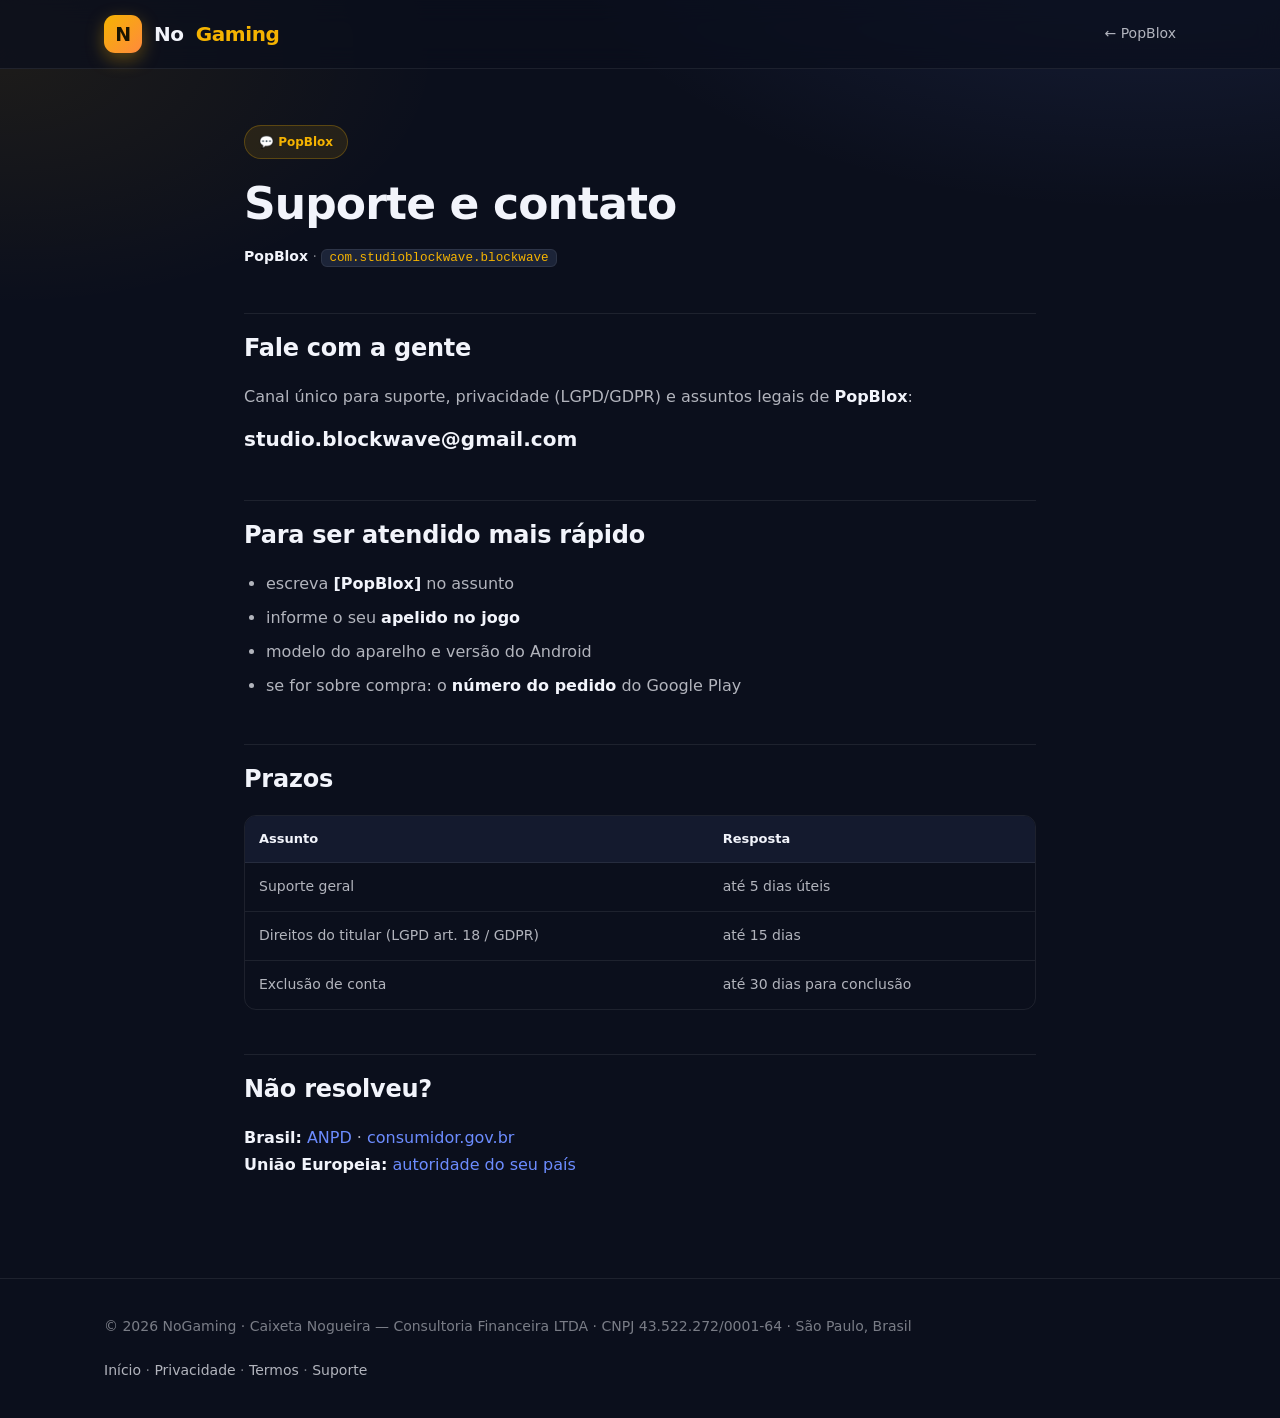
<file: suporte.html>
<!DOCTYPE html>
<html lang="pt-BR">
<head>
<meta charset="utf-8">
<meta name="viewport" content="width=device-width, initial-scale=1">
<title>Suporte e contato — PopBlox</title>
<link rel="stylesheet" href="theme.css">
</head>
<body>
<header>
  <div class="nav">
    <a class="brand" href="https://caixeta94.github.io/nogaming-site/"><span class="logo">N</span>No<b>Gaming</b></a>
    <a class="back" href="index.html">← PopBlox</a>
  </div>
</header>
<main class="doc">
  <div class="wrap">
    <div class="kicker">💬 PopBlox</div>
    <h1>Suporte e contato</h1>
    <p class="meta"><strong>PopBlox</strong> · <code>com.studioblockwave.blockwave</code></p>

    <h2>Fale com a gente</h2>
    <p>Canal único para suporte, privacidade (LGPD/GDPR) e assuntos legais de
       <strong>PopBlox</strong>:</p>
    <p style="font-size:20px"><a href="mailto:studio.blockwave@gmail.com?subject=%5BPopBlox%5D%20"><strong>studio.blockwave@gmail.com</strong></a></p>
    <h2>Para ser atendido mais rápido</h2>
    <ul>
      <li>escreva <strong>[PopBlox]</strong> no assunto</li>
      <li>informe o seu <strong>apelido no jogo</strong></li>
      <li>modelo do aparelho e versão do Android</li>
      <li>se for sobre compra: o <strong>número do pedido</strong> do Google Play</li>
    </ul>
    <h2>Prazos</h2>
    <div class="table-scroll"><table>
      <tr><th>Assunto</th><th>Resposta</th></tr>
      <tr><td>Suporte geral</td><td>até 5 dias úteis</td></tr>
      <tr><td>Direitos do titular (LGPD art. 18 / GDPR)</td><td>até 15 dias</td></tr>
      <tr><td>Exclusão de conta</td><td>até 30 dias para conclusão</td></tr>
    </table></div>
    <h2>Não resolveu?</h2>
    <p><strong>Brasil:</strong> <a href="https://www.gov.br/anpd/">ANPD</a> ·
       <a href="https://www.consumidor.gov.br/">consumidor.gov.br</a><br>
       <strong>União Europeia:</strong> <a href="https://edpb.europa.eu/about-edpb/about-edpb/members_en">autoridade do seu país</a></p>
  </div>
</main>
<footer>
  <div class="foot">
    <span>© 2026 NoGaming · Caixeta Nogueira — Consultoria Financeira LTDA · CNPJ 43.522.272/0001-64 · São Paulo, Brasil</span>
    <span>
      <a href="index.html">Início</a> ·
      <a href="privacidade.html">Privacidade</a> ·
      <a href="termos.html">Termos</a> ·
      <a href="suporte.html">Suporte</a>
    </span>
  </div>
</footer>
</body>
</html>
</file>
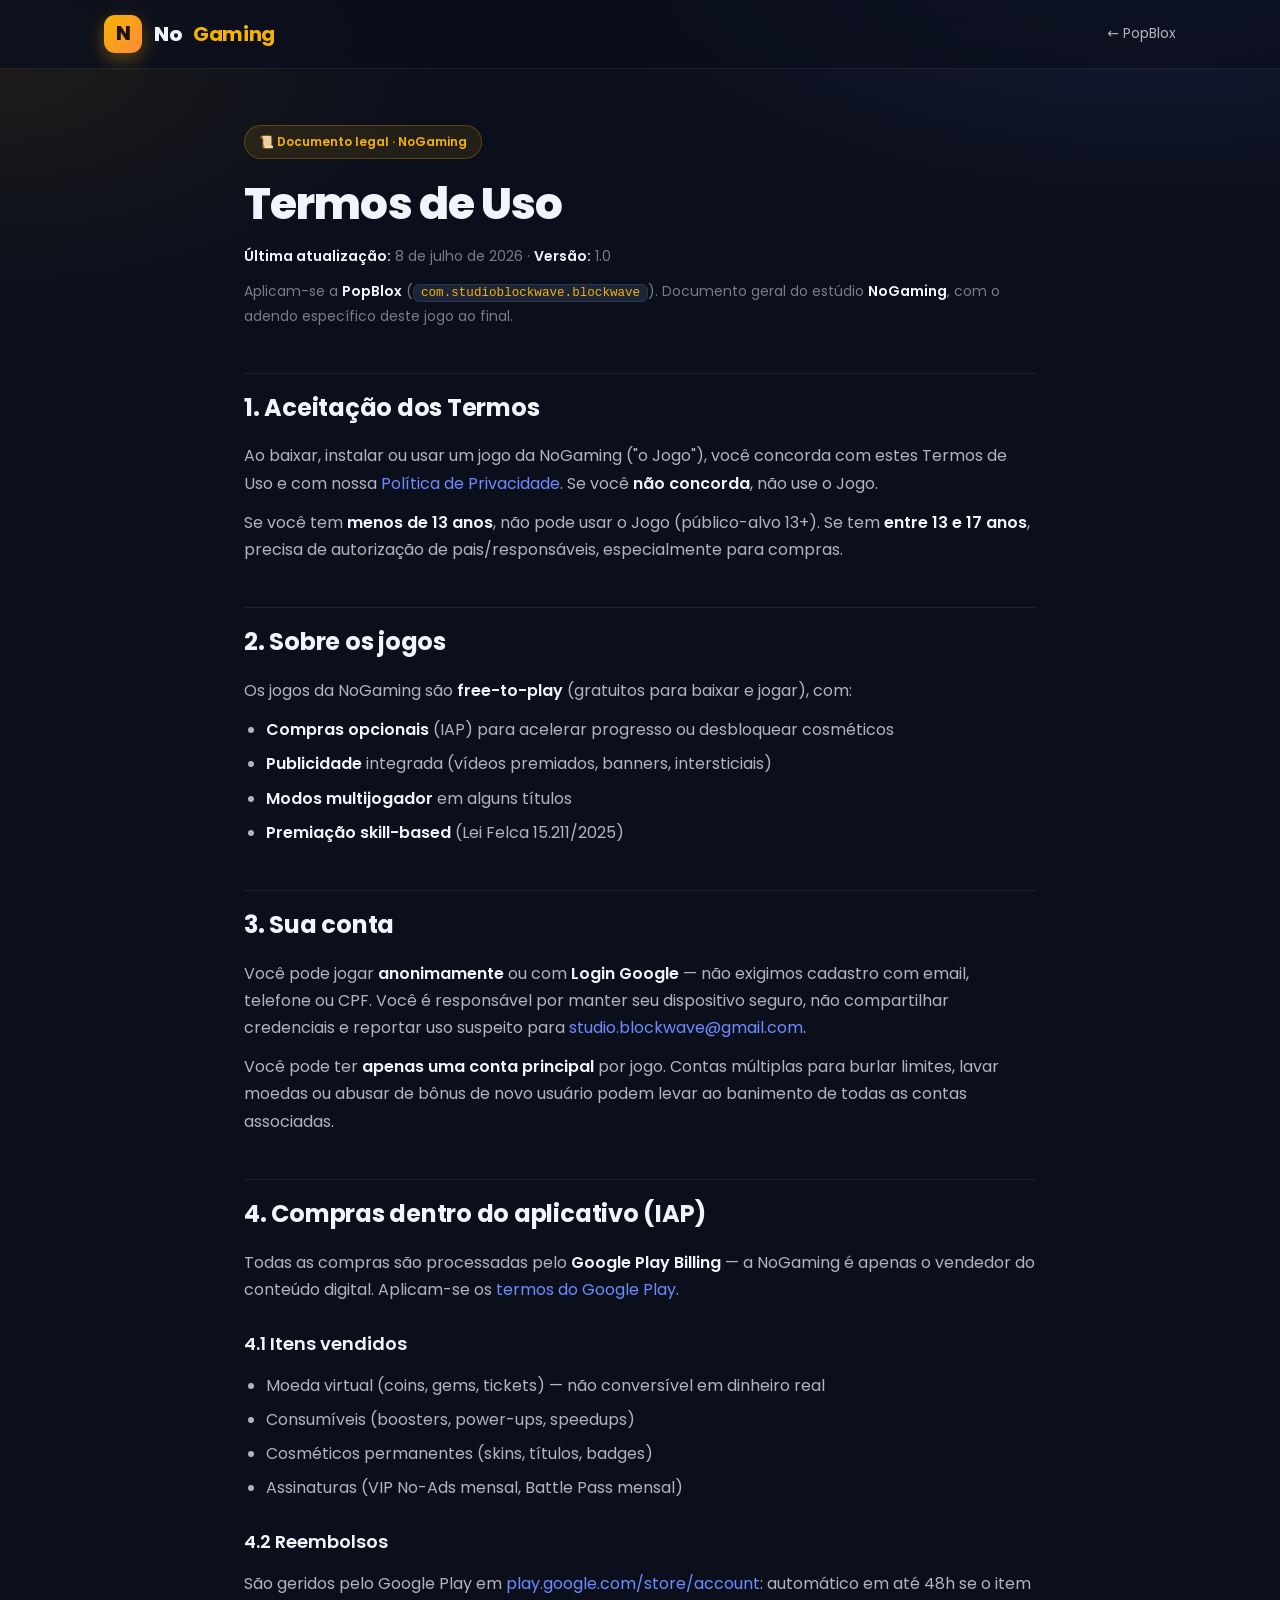
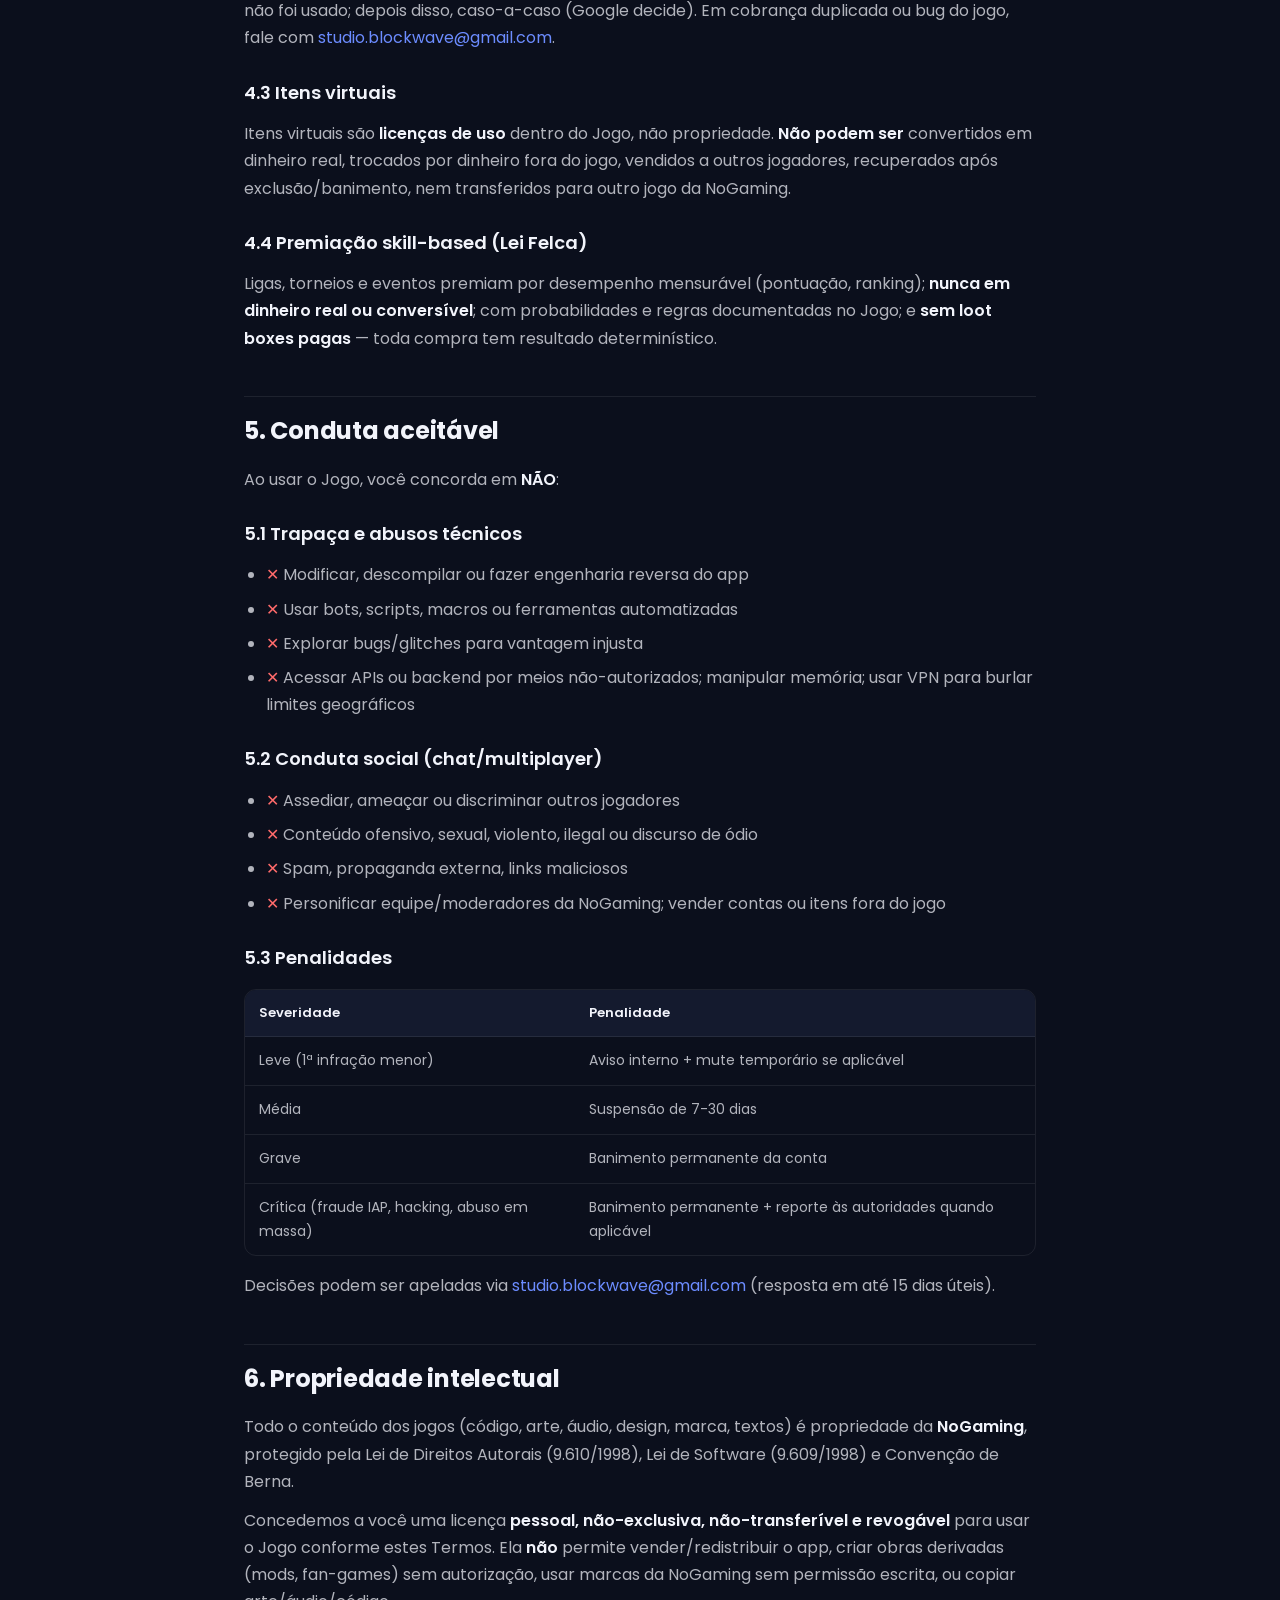
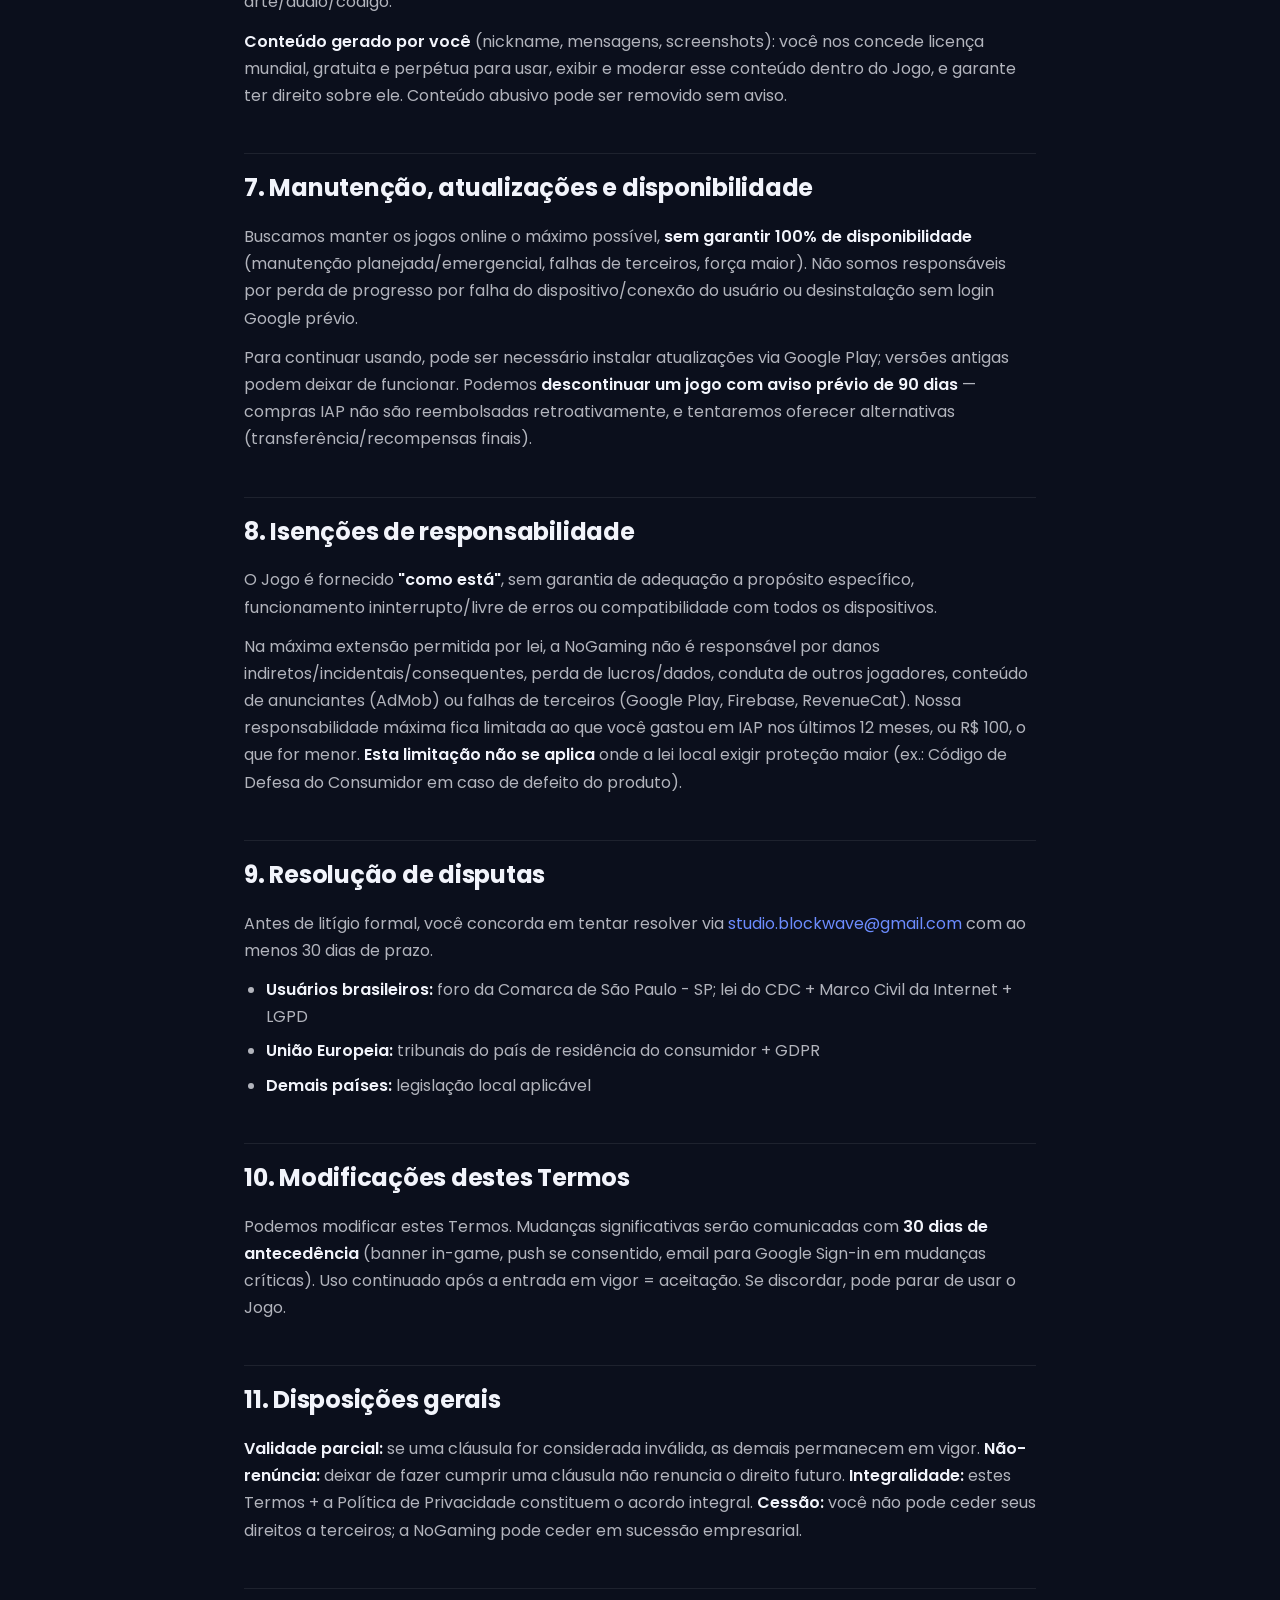
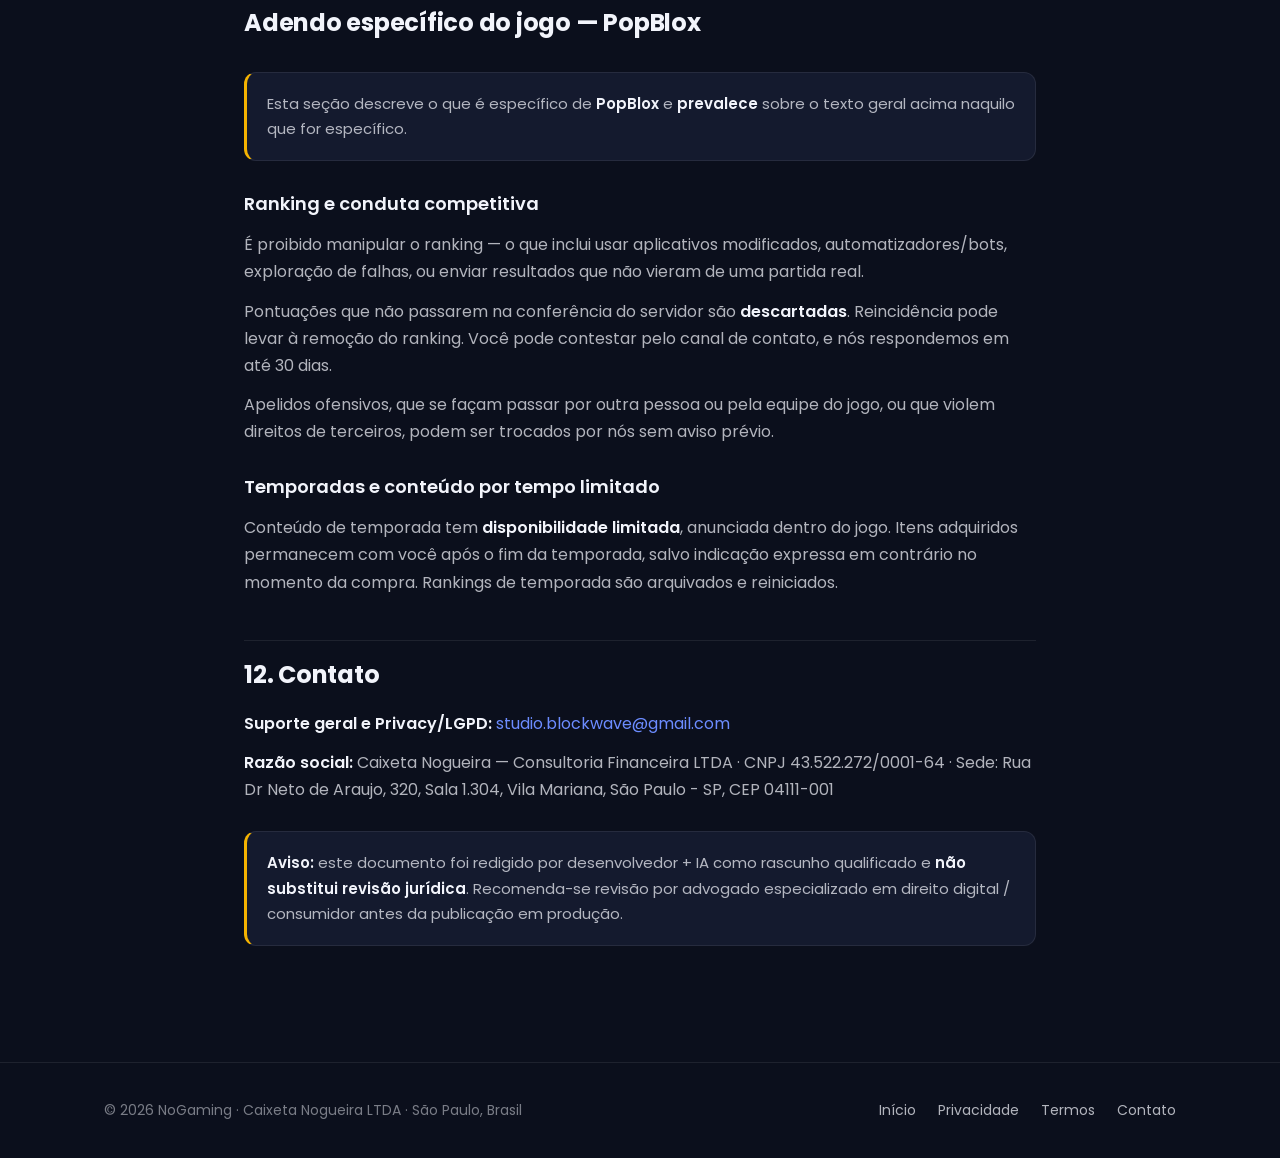
<file: termos.html>
<!DOCTYPE html>
<html lang="pt-BR">
<head>
<meta charset="UTF-8">
<meta name="viewport" content="width=device-width, initial-scale=1.0">
<title>Termos de Uso — PopBlox</title>
<meta name="description" content="Termos de Uso do estúdio NoGaming — aplicam-se a todos os jogos do estúdio.">
<meta name="theme-color" content="#0b0f1c">
<link rel="preconnect" href="https://fonts.googleapis.com">
<link rel="preconnect" href="https://fonts.gstatic.com" crossorigin>
<link href="https://fonts.googleapis.com/css2?family=Poppins:wght@400;500;600;700;800&display=swap" rel="stylesheet">
<link rel="stylesheet" href="theme.css">
</head>
<body>

<header>
  <div class="nav">
    <a class="brand" href="https://caixeta94.github.io/nogaming-site/"><span class="logo">N</span>No<b>Gaming</b></a>
    <a class="back" href="index.html">← PopBlox</a>
  </div>
</header>

<main class="doc">
  <div class="wrap">
    <div class="kicker">📜 Documento legal · NoGaming</div>
    <h1>Termos de Uso</h1>
    <p class="meta"><strong>Última atualização:</strong> 8 de julho de 2026 · <strong>Versão:</strong> 1.0</p>
    <p class="meta">Aplicam-se a <strong>PopBlox</strong> (<code>com.studioblockwave.blockwave</code>). Documento geral do estúdio <strong>NoGaming</strong>, com o adendo específico deste jogo ao final.</p>

    <h2>1. Aceitação dos Termos</h2>
    <p>Ao baixar, instalar ou usar um jogo da NoGaming ("o Jogo"), você concorda com estes Termos de Uso e com
       nossa <a href="privacidade.html">Política de Privacidade</a>. Se você <strong>não concorda</strong>, não use o Jogo.</p>
    <p>Se você tem <strong>menos de 13 anos</strong>, não pode usar o Jogo (público-alvo 13+). Se tem
       <strong>entre 13 e 17 anos</strong>, precisa de autorização de pais/responsáveis, especialmente para compras.</p>

    <h2>2. Sobre os jogos</h2>
    <p>Os jogos da NoGaming são <strong>free-to-play</strong> (gratuitos para baixar e jogar), com:</p>
    <ul>
      <li><strong>Compras opcionais</strong> (IAP) para acelerar progresso ou desbloquear cosméticos</li>
      <li><strong>Publicidade</strong> integrada (vídeos premiados, banners, intersticiais)</li>
      <li><strong>Modos multijogador</strong> em alguns títulos</li>
      <li><strong>Premiação skill-based</strong> (Lei Felca 15.211/2025)</li>
    </ul>

    <h2>3. Sua conta</h2>
    <p>Você pode jogar <strong>anonimamente</strong> ou com <strong>Login Google</strong> — não exigimos cadastro
       com email, telefone ou CPF. Você é responsável por manter seu dispositivo seguro, não compartilhar
       credenciais e reportar uso suspeito para <a href="mailto:studio.blockwave@gmail.com">studio.blockwave@gmail.com</a>.</p>
    <p>Você pode ter <strong>apenas uma conta principal</strong> por jogo. Contas múltiplas para burlar limites,
       lavar moedas ou abusar de bônus de novo usuário podem levar ao banimento de todas as contas associadas.</p>

    <h2>4. Compras dentro do aplicativo (IAP)</h2>
    <p>Todas as compras são processadas pelo <strong>Google Play Billing</strong> — a NoGaming é apenas o vendedor
       do conteúdo digital. Aplicam-se os
       <a href="https://play.google.com/about/play-terms/" target="_blank" rel="noopener">termos do Google Play</a>.</p>
    <h3>4.1 Itens vendidos</h3>
    <ul>
      <li>Moeda virtual (coins, gems, tickets) — não conversível em dinheiro real</li>
      <li>Consumíveis (boosters, power-ups, speedups)</li>
      <li>Cosméticos permanentes (skins, títulos, badges)</li>
      <li>Assinaturas (VIP No-Ads mensal, Battle Pass mensal)</li>
    </ul>
    <h3>4.2 Reembolsos</h3>
    <p>São geridos pelo Google Play em <a href="https://play.google.com/store/account" target="_blank" rel="noopener">play.google.com/store/account</a>:
       automático em até 48h se o item não foi usado; depois disso, caso-a-caso (Google decide). Em cobrança
       duplicada ou bug do jogo, fale com <a href="mailto:studio.blockwave@gmail.com">studio.blockwave@gmail.com</a>.</p>
    <h3>4.3 Itens virtuais</h3>
    <p>Itens virtuais são <strong>licenças de uso</strong> dentro do Jogo, não propriedade. <strong>Não podem ser</strong>
       convertidos em dinheiro real, trocados por dinheiro fora do jogo, vendidos a outros jogadores, recuperados
       após exclusão/banimento, nem transferidos para outro jogo da NoGaming.</p>
    <h3>4.4 Premiação skill-based (Lei Felca)</h3>
    <p>Ligas, torneios e eventos premiam por desempenho mensurável (pontuação, ranking); <strong>nunca em dinheiro
       real ou conversível</strong>; com probabilidades e regras documentadas no Jogo; e <strong>sem loot boxes
       pagas</strong> — toda compra tem resultado determinístico.</p>

    <h2>5. Conduta aceitável</h2>
    <p>Ao usar o Jogo, você concorda em <strong>NÃO</strong>:</p>
    <h3>5.1 Trapaça e abusos técnicos</h3>
    <ul>
      <li><span class="no">✕</span> Modificar, descompilar ou fazer engenharia reversa do app</li>
      <li><span class="no">✕</span> Usar bots, scripts, macros ou ferramentas automatizadas</li>
      <li><span class="no">✕</span> Explorar bugs/glitches para vantagem injusta</li>
      <li><span class="no">✕</span> Acessar APIs ou backend por meios não-autorizados; manipular memória; usar VPN para burlar limites geográficos</li>
    </ul>
    <h3>5.2 Conduta social (chat/multiplayer)</h3>
    <ul>
      <li><span class="no">✕</span> Assediar, ameaçar ou discriminar outros jogadores</li>
      <li><span class="no">✕</span> Conteúdo ofensivo, sexual, violento, ilegal ou discurso de ódio</li>
      <li><span class="no">✕</span> Spam, propaganda externa, links maliciosos</li>
      <li><span class="no">✕</span> Personificar equipe/moderadores da NoGaming; vender contas ou itens fora do jogo</li>
    </ul>
    <h3>5.3 Penalidades</h3>
    <div class="table-scroll"><table>
      <tr><th>Severidade</th><th>Penalidade</th></tr>
      <tr><td>Leve (1ª infração menor)</td><td>Aviso interno + mute temporário se aplicável</td></tr>
      <tr><td>Média</td><td>Suspensão de 7-30 dias</td></tr>
      <tr><td>Grave</td><td>Banimento permanente da conta</td></tr>
      <tr><td>Crítica (fraude IAP, hacking, abuso em massa)</td><td>Banimento permanente + reporte às autoridades quando aplicável</td></tr>
    </table></div>
    <p>Decisões podem ser apeladas via <a href="mailto:studio.blockwave@gmail.com">studio.blockwave@gmail.com</a> (resposta em até 15 dias úteis).</p>

    <h2>6. Propriedade intelectual</h2>
    <p>Todo o conteúdo dos jogos (código, arte, áudio, design, marca, textos) é propriedade da <strong>NoGaming</strong>,
       protegido pela Lei de Direitos Autorais (9.610/1998), Lei de Software (9.609/1998) e Convenção de Berna.</p>
    <p>Concedemos a você uma licença <strong>pessoal, não-exclusiva, não-transferível e revogável</strong> para usar
       o Jogo conforme estes Termos. Ela <strong>não</strong> permite vender/redistribuir o app, criar obras derivadas
       (mods, fan-games) sem autorização, usar marcas da NoGaming sem permissão escrita, ou copiar arte/áudio/código.</p>
    <p><strong>Conteúdo gerado por você</strong> (nickname, mensagens, screenshots): você nos concede licença mundial,
       gratuita e perpétua para usar, exibir e moderar esse conteúdo dentro do Jogo, e garante ter direito sobre ele.
       Conteúdo abusivo pode ser removido sem aviso.</p>

    <h2>7. Manutenção, atualizações e disponibilidade</h2>
    <p>Buscamos manter os jogos online o máximo possível, <strong>sem garantir 100% de disponibilidade</strong>
       (manutenção planejada/emergencial, falhas de terceiros, força maior). Não somos responsáveis por perda de
       progresso por falha do dispositivo/conexão do usuário ou desinstalação sem login Google prévio.</p>
    <p>Para continuar usando, pode ser necessário instalar atualizações via Google Play; versões antigas podem
       deixar de funcionar. Podemos <strong>descontinuar um jogo com aviso prévio de 90 dias</strong> — compras IAP
       não são reembolsadas retroativamente, e tentaremos oferecer alternativas (transferência/recompensas finais).</p>

    <h2>8. Isenções de responsabilidade</h2>
    <p>O Jogo é fornecido <strong>"como está"</strong>, sem garantia de adequação a propósito específico,
       funcionamento ininterrupto/livre de erros ou compatibilidade com todos os dispositivos.</p>
    <p>Na máxima extensão permitida por lei, a NoGaming não é responsável por danos indiretos/incidentais/consequentes,
       perda de lucros/dados, conduta de outros jogadores, conteúdo de anunciantes (AdMob) ou falhas de terceiros
       (Google Play, Firebase, RevenueCat). Nossa responsabilidade máxima fica limitada ao que você gastou em IAP nos
       últimos 12 meses, ou R$ 100, o que for menor. <strong>Esta limitação não se aplica</strong> onde a lei local
       exigir proteção maior (ex.: Código de Defesa do Consumidor em caso de defeito do produto).</p>

    <h2>9. Resolução de disputas</h2>
    <p>Antes de litígio formal, você concorda em tentar resolver via
       <a href="mailto:studio.blockwave@gmail.com">studio.blockwave@gmail.com</a> com ao menos 30 dias de prazo.</p>
    <ul>
      <li><strong>Usuários brasileiros:</strong> foro da Comarca de São Paulo - SP; lei do CDC + Marco Civil da Internet + LGPD</li>
      <li><strong>União Europeia:</strong> tribunais do país de residência do consumidor + GDPR</li>
      <li><strong>Demais países:</strong> legislação local aplicável</li>
    </ul>

    <h2>10. Modificações destes Termos</h2>
    <p>Podemos modificar estes Termos. Mudanças significativas serão comunicadas com <strong>30 dias de antecedência</strong>
       (banner in-game, push se consentido, email para Google Sign-in em mudanças críticas). Uso continuado após a
       entrada em vigor = aceitação. Se discordar, pode parar de usar o Jogo.</p>

    <h2>11. Disposições gerais</h2>
    <p><strong>Validade parcial:</strong> se uma cláusula for considerada inválida, as demais permanecem em vigor.
       <strong>Não-renúncia:</strong> deixar de fazer cumprir uma cláusula não renuncia o direito futuro.
       <strong>Integralidade:</strong> estes Termos + a Política de Privacidade constituem o acordo integral.
       <strong>Cessão:</strong> você não pode ceder seus direitos a terceiros; a NoGaming pode ceder em sucessão empresarial.</p>

    
    <h2>Adendo específico do jogo — PopBlox</h2>
    <div class="callout">Esta seção descreve o que é específico de <strong>PopBlox</strong> e <strong>prevalece</strong> sobre o texto geral acima naquilo que for específico.</div>
    <h3>Ranking e conduta competitiva</h3>
    <p>É proibido manipular o ranking — o que inclui usar aplicativos modificados, automatizadores/bots, exploração de falhas, ou enviar resultados que não vieram de uma partida real.</p><p>Pontuações que não passarem na conferência do servidor são <strong>descartadas</strong>. Reincidência pode levar à remoção do ranking. Você pode contestar pelo canal de contato, e nós respondemos em até 30 dias.</p><p>Apelidos ofensivos, que se façam passar por outra pessoa ou pela equipe do jogo, ou que violem direitos de terceiros, podem ser trocados por nós sem aviso prévio.</p>
    <h3>Temporadas e conteúdo por tempo limitado</h3>
    <p>Conteúdo de temporada tem <strong>disponibilidade limitada</strong>, anunciada dentro do jogo. Itens adquiridos permanecem com você após o fim da temporada, salvo indicação expressa em contrário no momento da compra. Rankings de temporada são arquivados e reiniciados.</p>

    <h2>12. Contato</h2>
    <p><strong>Suporte geral e Privacy/LGPD:</strong> <a href="mailto:studio.blockwave@gmail.com">studio.blockwave@gmail.com</a></p>
    <p><strong>Razão social:</strong> Caixeta Nogueira — Consultoria Financeira LTDA · CNPJ 43.522.272/0001-64 · Sede: Rua Dr Neto de Araujo, 320, Sala 1.304, Vila Mariana, São Paulo - SP, CEP 04111-001</p>

    <div class="callout">
      <strong>Aviso:</strong> este documento foi redigido por desenvolvedor + IA como rascunho qualificado e
      <strong>não substitui revisão jurídica</strong>. Recomenda-se revisão por advogado especializado em direito
      digital / consumidor antes da publicação em produção.
    </div>
  </div>
</main>

<footer>
  <div class="foot">
    <div>© <span id="yr">2026</span> NoGaming · Caixeta Nogueira LTDA · São Paulo, Brasil</div>
    <nav class="foot-links">
      <a href="index.html">Início</a>
      <a href="privacidade.html">Privacidade</a>
      <a href="termos.html">Termos</a>
      <a href="mailto:studio.blockwave@gmail.com">Contato</a>
    </nav>
  </div>
</footer>
<script>document.getElementById('yr').textContent=new Date().getFullYear();</script>
</body>
</html>
</file>
<file: theme.css>
:root{
    --bg:#0b0f1c; --surface-1:#141a2e; --surface-2:#1c2438; --surface-3:#28324e;
    --line:rgba(255,255,255,.08); --text:#f2f4fb; --muted:rgba(242,244,251,.72);
    --dim:rgba(242,244,251,.48); --accent:#f5b301; --accent-2:#6c8cff; --ok:#37d67a;
    --radius:16px; --radius-lg:24px;
  }
  *{box-sizing:border-box;margin:0;padding:0}
  html{scroll-behavior:smooth}
  body{
    background:var(--bg); color:var(--text);
    font-family:'Poppins',system-ui,-apple-system,Segoe UI,Roboto,sans-serif;
    line-height:1.7; -webkit-font-smoothing:antialiased;
    background-image:
      radial-gradient(1000px 500px at 90% -10%, rgba(108,140,255,.14), transparent 60%),
      radial-gradient(800px 460px at 0% 6%, rgba(245,179,1,.08), transparent 55%);
    background-attachment:fixed;
  }
  a{color:var(--accent-2);text-decoration:none}
  a:hover{text-decoration:underline}
  .wrap{max-width:840px;margin:0 auto;padding:0 24px}

  header{position:sticky;top:0;z-index:50;backdrop-filter:blur(12px);
    background:rgba(11,15,28,.72);border-bottom:1px solid var(--line)}
  .nav{max-width:1120px;margin:0 auto;padding:0 24px;display:flex;align-items:center;
    justify-content:space-between;height:68px}
  .brand{display:flex;align-items:center;gap:12px;font-weight:800;font-size:20px;letter-spacing:-.02em;color:var(--text)}
  .brand:hover{text-decoration:none}
  .logo{width:38px;height:38px;border-radius:11px;display:grid;place-items:center;
    background:linear-gradient(135deg,var(--accent),#ff8a3d);color:#1a1400;font-weight:800;font-size:19px;
    box-shadow:0 6px 18px rgba(245,179,1,.35)}
  .brand b{color:var(--accent)}
  .back{font-size:14px;color:var(--muted)}
  .back:hover{color:var(--text)}

  .doc{padding:56px 0 40px}
  .kicker{display:inline-flex;align-items:center;gap:8px;font-size:12px;font-weight:600;
    color:var(--accent);background:rgba(245,179,1,.10);border:1px solid rgba(245,179,1,.25);
    padding:6px 14px;border-radius:999px;margin-bottom:20px}
  h1{font-size:clamp(30px,5vw,44px);font-weight:800;letter-spacing:-.02em;line-height:1.12;margin-bottom:16px}
  .meta{color:var(--dim);font-size:14px;margin-bottom:8px}

  .callout{background:var(--surface-1);border:1px solid var(--line);border-left:3px solid var(--accent);
    border-radius:12px;padding:18px 20px;margin:28px 0;color:var(--muted);font-size:15px}

  h2{font-size:24px;font-weight:700;letter-spacing:-.01em;margin:44px 0 14px;padding-top:14px;
    border-top:1px solid var(--line)}
  h3{font-size:18px;font-weight:600;margin:26px 0 10px;color:var(--text)}
  p{color:var(--muted);margin:12px 0}
  ul,ol{color:var(--muted);margin:12px 0 12px 22px}
  li{margin:7px 0}
  strong{color:var(--text);font-weight:600}
  code{background:var(--surface-2);border:1px solid var(--line);border-radius:6px;
    padding:1px 7px;font-size:.9em;color:var(--accent)}

  .table-scroll{overflow-x:auto;margin:16px 0;border:1px solid var(--line);border-radius:12px}
  table{width:100%;border-collapse:collapse;font-size:14px;min-width:480px}
  th,td{text-align:left;padding:12px 14px;border-bottom:1px solid var(--line);color:var(--muted)}
  th{background:var(--surface-1);color:var(--text);font-weight:600;font-size:13px}
  tr:last-child td{border-bottom:none}

  .yes{color:var(--ok)} .no{color:#ff6b6b}

  footer{border-top:1px solid var(--line);padding:36px 0;margin-top:48px}
  .foot{max-width:1120px;margin:0 auto;padding:0 24px;display:flex;justify-content:space-between;
    align-items:center;gap:20px;flex-wrap:wrap;font-size:14px;color:var(--dim)}
  .foot a{color:var(--muted)} .foot a:hover{color:var(--text)}
  .foot-links{display:flex;gap:22px;flex-wrap:wrap}
</file>
